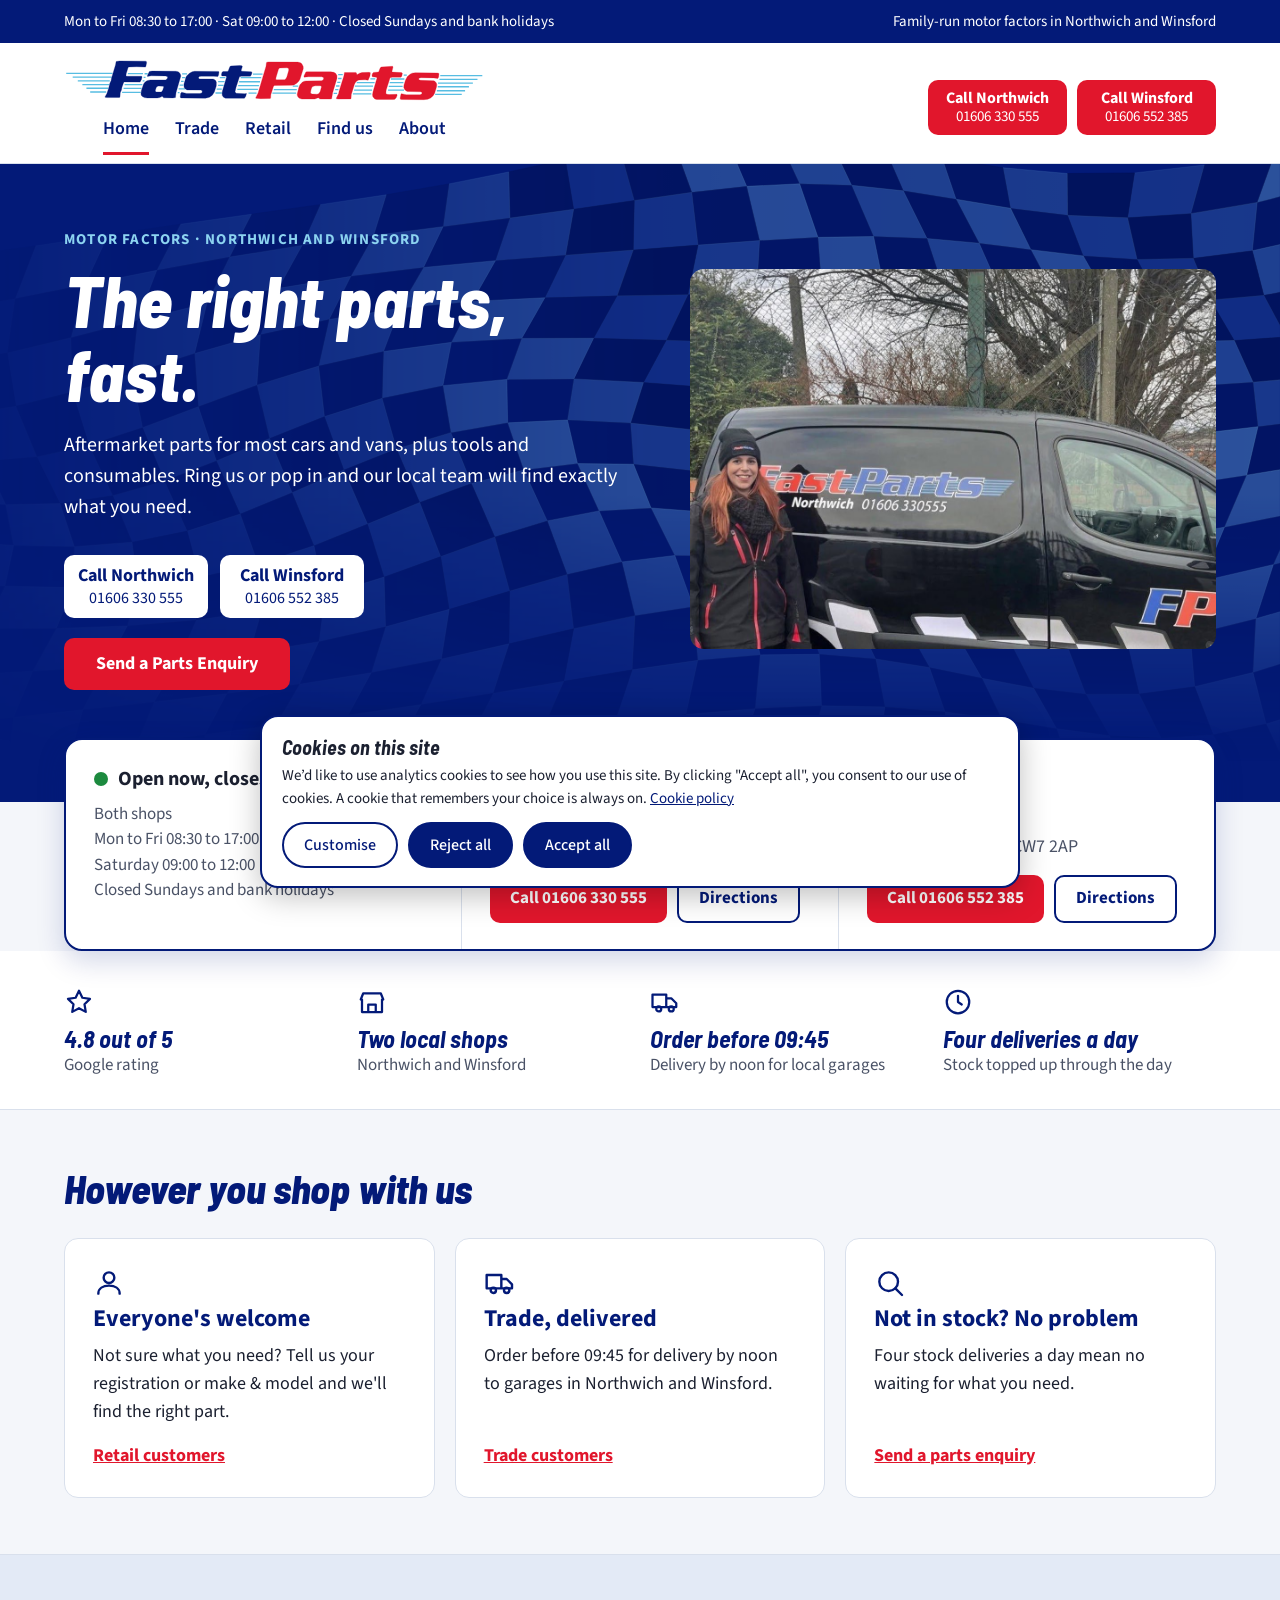
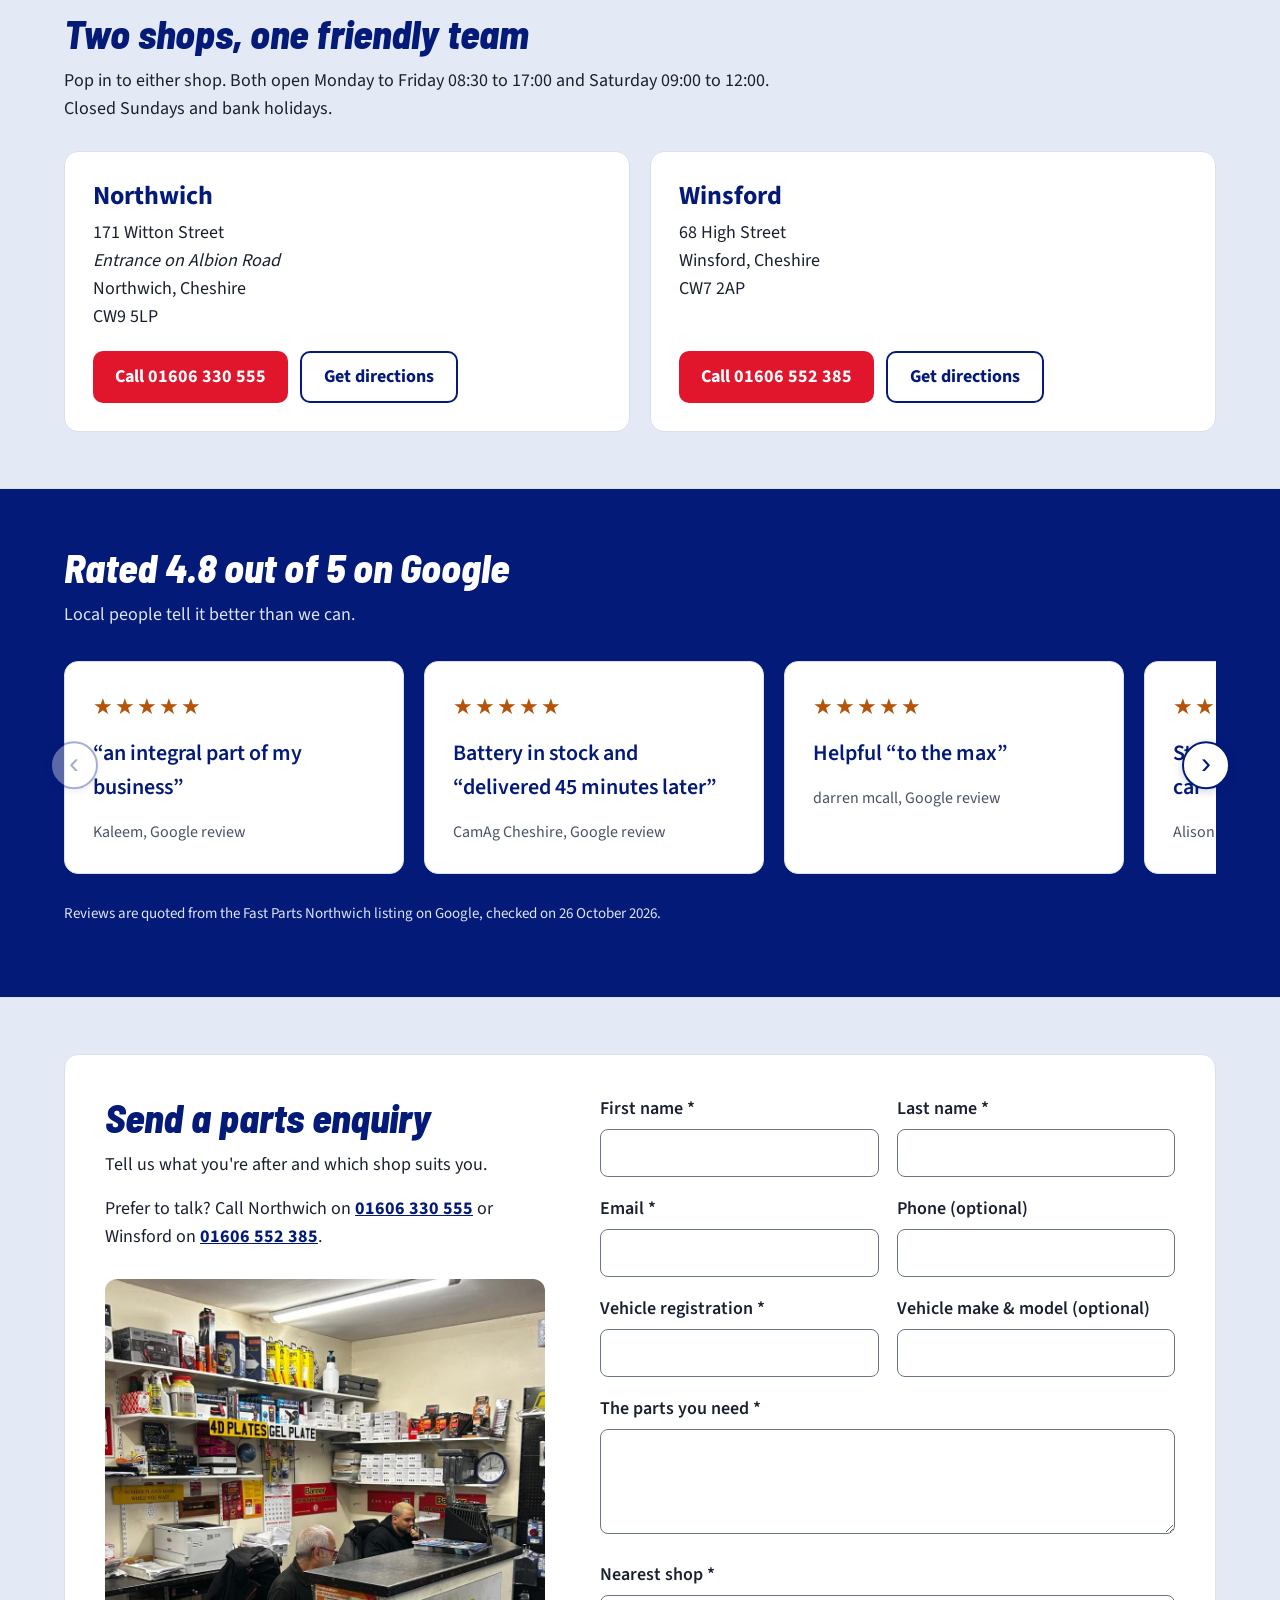
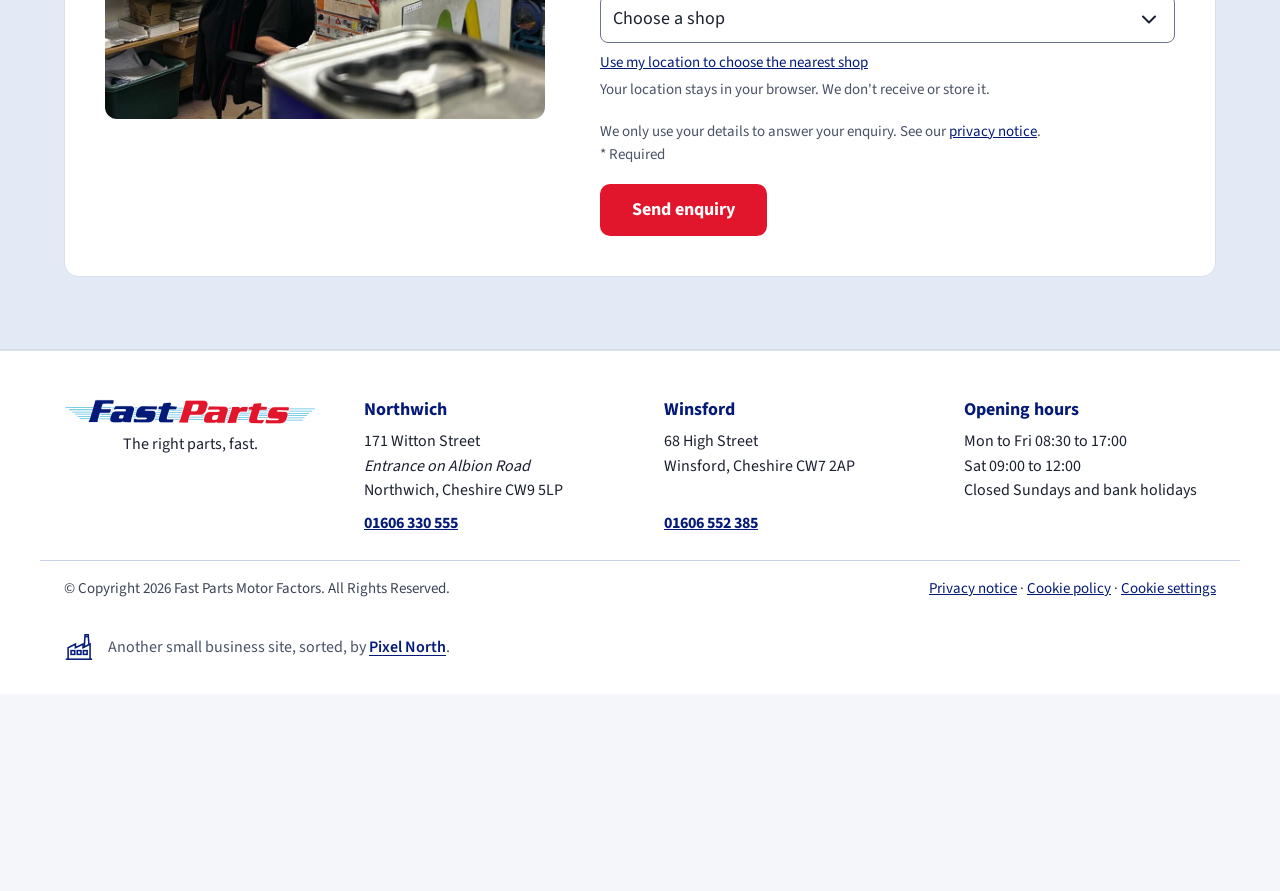
<file: index.html>
<!doctype html>
<html lang="en-GB">
<head>
<meta charset="utf-8">
<meta name="viewport" content="width=device-width, initial-scale=1">
<title>Fast Parts | Motor Factors in Northwich and Winsford</title>
<meta name="description" content="Aftermarket parts for most cars and vans, plus tools and consumables. Family-run motor factors in Northwich and Winsford. Ring us or pop in.">
<meta name="robots" content="index, follow, max-image-preview:large">
<meta name="color-scheme" content="light">
<meta name="theme-color" content="#031A78">
<link rel="canonical" href="https://www.fastparts.uk.com/">
<link rel="icon" href="favicon.ico?v=2" sizes="48x48">
<link rel="icon" href="favicon-192.png?v=2" type="image/png" sizes="192x192">
<link rel="icon" href="favicon.svg?v=2" type="image/svg+xml">
<link rel="apple-touch-icon" href="apple-touch-icon.png?v=2">
<meta property="og:type" content="website">
<meta property="og:site_name" content="Fast Parts">
<meta property="og:title" content="Fast Parts | Motor Factors in Northwich and Winsford">
<meta property="og:description" content="Aftermarket parts for most cars and vans, plus tools and consumables. Family-run motor factors in Northwich and Winsford. Ring us or pop in.">
<meta property="og:url" content="https://www.fastparts.uk.com/">
<meta property="og:locale" content="en_GB">
<meta property="og:image" content="https://www.fastparts.uk.com/images/og-image.png">
<meta property="og:image:width" content="1200">
<meta property="og:image:height" content="630">
<meta property="og:image:alt" content="Fast Parts logo on a navy chequered flag background: The right parts, fast.">
<meta name="twitter:card" content="summary_large_image">
<meta name="twitter:title" content="Fast Parts | Motor Factors in Northwich and Winsford">
<meta name="twitter:description" content="Aftermarket parts for most cars and vans, plus tools and consumables. Family-run motor factors in Northwich and Winsford. Ring us or pop in.">
<meta name="twitter:image" content="https://www.fastparts.uk.com/images/og-image.png">
<link rel="preload" href="fonts/source-sans-3-var.woff2" as="font" type="font/woff2" crossorigin>
<link rel="stylesheet" href="css/styles.css">
<script type="application/ld+json">{"@context": "https://schema.org", "@graph": [{"@type": "Organization", "@id": "https://www.fastparts.uk.com/#organization", "name": "Fast Parts", "url": "https://www.fastparts.uk.com/", "logo": "https://www.fastparts.uk.com/favicon-192.png", "foundingDate": "1989", "description": "Family-run independent motor factors serving Northwich and Winsford, Cheshire, with parts for most cars and vans, tools and consumables, and trade delivery."}, {"@type": "WebSite", "@id": "https://www.fastparts.uk.com/#website", "url": "https://www.fastparts.uk.com/", "name": "Fast Parts", "publisher": {"@id": "https://www.fastparts.uk.com/#organization"}, "inLanguage": "en-GB"}, {"@type": "AutoPartsStore", "@id": "https://www.fastparts.uk.com/find-us#northwich", "name": "Fast Parts Northwich", "url": "https://www.fastparts.uk.com/find-us", "telephone": "+441606330555", "image": "https://www.fastparts.uk.com/images/og-image.png", "parentOrganization": {"@id": "https://www.fastparts.uk.com/#organization"}, "areaServed": ["Northwich", "Winsford", "Cheshire"], "address": {"@type": "PostalAddress", "streetAddress": "171 Witton Street", "addressLocality": "Northwich", "addressRegion": "Cheshire", "postalCode": "CW9 5LP", "addressCountry": "GB"}, "openingHoursSpecification": [{"@type": "OpeningHoursSpecification", "dayOfWeek": ["Monday", "Tuesday", "Wednesday", "Thursday", "Friday"], "opens": "08:30", "closes": "17:00"}, {"@type": "OpeningHoursSpecification", "dayOfWeek": "Saturday", "opens": "09:00", "closes": "12:00"}]}, {"@type": "AutoPartsStore", "@id": "https://www.fastparts.uk.com/find-us#winsford", "name": "Fast Parts Winsford", "url": "https://www.fastparts.uk.com/find-us", "telephone": "+441606552385", "image": "https://www.fastparts.uk.com/images/og-image.png", "parentOrganization": {"@id": "https://www.fastparts.uk.com/#organization"}, "areaServed": ["Northwich", "Winsford", "Cheshire"], "address": {"@type": "PostalAddress", "streetAddress": "68 High Street", "addressLocality": "Winsford", "addressRegion": "Cheshire", "postalCode": "CW7 2AP", "addressCountry": "GB"}, "openingHoursSpecification": [{"@type": "OpeningHoursSpecification", "dayOfWeek": ["Monday", "Tuesday", "Wednesday", "Thursday", "Friday"], "opens": "08:30", "closes": "17:00"}, {"@type": "OpeningHoursSpecification", "dayOfWeek": "Saturday", "opens": "09:00", "closes": "12:00"}]}]}</script>
</head>
<body>
<a class="skip" href="#main">Skip to content</a>
<div class="util"><div class="wrap"><p>Mon to Fri 08:30 to 17:00 · Sat 09:00 to 12:00<span class="sep"> · </span><span class="closed">Closed Sundays and bank holidays</span></p><p>Family-run motor factors in Northwich and Winsford</p></div></div>
<header class="site-header">
<div class="wrap head-top">
<div class="brand">
<a class="logo" href="/" aria-label="Fast Parts home"><img src="images/fast-parts-logo.svg" alt="Fast Parts" width="420" height="106"></a>
<nav class="main" aria-label="Main"><a href="/" aria-current="page">Home</a><a href="/trade">Trade</a><a href="/retail">Retail</a><a href="/find-us">Find us</a><a href="/about">About</a></nav>
</div>
<div class="call-row">
<a class="call" href="tel:01606330555"><b>Call Northwich</b><span>01606 330 555</span></a>
<a class="call" href="tel:01606552385"><b>Call Winsford</b><span>01606 552 385</span></a>
</div>
</div>
</header>
<main id="main">
<section class="hero"><div class="wrap">
<div class="txt">
<p class="eyebrow">Motor factors · Northwich and Winsford</p>
<h1>The right parts, fast.</h1>
<p class="lead">Aftermarket parts for most cars and vans, plus tools and consumables. Ring us or pop in and our local team will find exactly what you need.</p>
<div class="actions"><a class="call light" href="tel:01606330555"><b>Call Northwich</b><span>01606 330 555</span></a>
<a class="call light" href="tel:01606552385"><b>Call Winsford</b><span>01606 552 385</span></a></div><a class="btn" href="#enquiry">Send a Parts Enquiry</a>
</div>
<div class="pic"><img src="images/fast-parts-van-northwich.jpg" alt="A Fast Parts team member standing beside a Fast Parts delivery van" width="1000" height="760" fetchpriority="high" style="object-position:center 35%"></div>
</div></section>
<div class="finder-wrap wrap"><div class="hoursbar">
<div class="hb-status"><p class="hb-now" data-open-status hidden><span class="dot" aria-hidden="true"></span><span class="hb-txt"></span></p>
<p class="hb-hours">Both shops<br>Mon to Fri 08:30 to 17:00<br>Saturday 09:00 to 12:00<br>Closed Sundays and bank holidays</p></div>
<div class="hb-shop"><h2>Northwich</h2><p>171 Witton Street<br>Northwich, Cheshire CW9 5LP</p>
<div class="btns"><a class="btn" href="tel:01606330555">Call 01606 330 555</a><a class="btn ghost" href="https://www.google.com/maps/search/?api=1&amp;query=171+Witton+Street+Northwich+CW9+5LP" target="_blank" rel="noopener noreferrer">Directions<span class="sr"> to Northwich (opens in a new tab)</span></a></div></div>
<div class="hb-shop"><h2>Winsford</h2><p>68 High Street<br>Winsford, Cheshire CW7 2AP</p>
<div class="btns"><a class="btn" href="tel:01606552385">Call 01606 552 385</a><a class="btn ghost" href="https://www.google.com/maps/search/?api=1&amp;query=68+High+Street+Winsford+CW7+2AP" target="_blank" rel="noopener noreferrer">Directions<span class="sr"> to Winsford (opens in a new tab)</span></a></div></div>
</div></div>
<div class="proof"><div class="wrap"><ul>
<li><svg class="icon" viewBox="0 0 24 24" fill="none" stroke="currentColor" stroke-width="1.8" stroke-linecap="round" stroke-linejoin="round" aria-hidden="true"><path d="M12 3l2.7 5.6 6.1.9-4.4 4.3 1 6.1L12 17l-5.4 2.9 1-6.1L3.2 9.5l6.1-.9z"/></svg><b>4.8 out of 5</b><span>Google rating</span></li>
<li><svg class="icon" viewBox="0 0 24 24" fill="none" stroke="currentColor" stroke-width="1.8" stroke-linecap="round" stroke-linejoin="round" aria-hidden="true"><path d="M3 10l2-5h14l2 5M4 10v10h16V10M9 20v-6h6v6"/></svg><b>Two local shops</b><span>Northwich and Winsford</span></li>
<li><svg class="icon" viewBox="0 0 24 24" fill="none" stroke="currentColor" stroke-width="1.8" stroke-linecap="round" stroke-linejoin="round" aria-hidden="true"><path d="M2 6h11v10H2zM13 9h4l4 4v3h-8"/><circle cx="7" cy="17.5" r="2"/><circle cx="17" cy="17.5" r="2"/></svg><b>Order before 09:45</b><span>Delivery by noon for local garages</span></li>
<li><svg class="icon" viewBox="0 0 24 24" fill="none" stroke="currentColor" stroke-width="1.8" stroke-linecap="round" stroke-linejoin="round" aria-hidden="true"><circle cx="12" cy="12" r="9"/><path d="M12 7v5l3 2"/></svg><b>Four deliveries a day</b><span>Stock topped up through the day</span></li>
</ul></div></div>
<div class="sec"><section class="block wrap"><h2 style="margin-bottom:28px">However you shop with us</h2><div class="cards">
<div class="card"><svg class="icon" viewBox="0 0 24 24" fill="none" stroke="currentColor" stroke-width="1.8" stroke-linecap="round" stroke-linejoin="round" aria-hidden="true"><path d="M12 12a4 4 0 1 0 0-8 4 4 0 0 0 0 8Zm-8 8c0-4 3.6-6 8-6s8 2 8 6"/></svg><h3>Everyone's welcome</h3><p>Not sure what you need? Tell us your registration or make &amp; model and we'll find the right part.</p><a class="more" href="/retail">Retail customers</a></div>
<div class="card"><svg class="icon" viewBox="0 0 24 24" fill="none" stroke="currentColor" stroke-width="1.8" stroke-linecap="round" stroke-linejoin="round" aria-hidden="true"><path d="M2 6h11v10H2zM13 9h4l4 4v3h-8"/><circle cx="7" cy="17.5" r="2"/><circle cx="17" cy="17.5" r="2"/></svg><h3>Trade, delivered</h3><p>Order before 09:45 for delivery by noon to garages in Northwich and Winsford.</p><a class="more" href="/trade">Trade customers</a></div>
<div class="card"><svg class="icon" viewBox="0 0 24 24" fill="none" stroke="currentColor" stroke-width="1.8" stroke-linecap="round" stroke-linejoin="round" aria-hidden="true"><circle cx="11" cy="11" r="7"/><path d="M16 16l5 5"/></svg><h3>Not in stock? No problem</h3><p>Four stock deliveries a day mean no waiting for what you need.</p><a class="more" href="#enquiry">Send a parts enquiry</a></div>
</div></section></div>
<div class="sec sec-b"><section class="block wrap"><h2>Two shops, one friendly team</h2>
<p class="sub wide-sub">Pop in to either shop. Both open Monday to Friday 08:30 to 17:00 and Saturday 09:00 to 12:00.<br>Closed Sundays and bank holidays.</p>
<div class="cards"><div class="card wide"><div class="shop"><div class="shopin">
<h3 style="font-size:26px">Northwich</h3>
<p>171 Witton Street<br><em>Entrance on Albion Road</em><br>Northwich, Cheshire<br>CW9 5LP</p>
<div class="btns"><a class="btn" href="tel:01606330555">Call 01606 330 555</a><a class="btn ghost" href="https://www.google.com/maps/search/?api=1&amp;query=171+Witton+Street+Northwich+CW9+5LP" target="_blank" rel="noopener noreferrer">Get directions<span class="sr"> to Northwich (opens in a new tab)</span></a></div>
</div></div></div><div class="card wide"><div class="shop"><div class="shopin">
<h3 style="font-size:26px">Winsford</h3>
<p>68 High Street<br>Winsford, Cheshire<br>CW7 2AP</p>
<div class="btns"><a class="btn" href="tel:01606552385">Call 01606 552 385</a><a class="btn ghost" href="https://www.google.com/maps/search/?api=1&amp;query=68+High+Street+Winsford+CW7+2AP" target="_blank" rel="noopener noreferrer">Get directions<span class="sr"> to Winsford (opens in a new tab)</span></a></div>
</div></div></div></div></section></div>
<div class="sec sec-dark"><section class="block wrap"><h2>Rated 4.8 out of 5 on Google</h2><p class="sub">Local people tell it better than we can.</p>
<div class="carousel" role="region" aria-roledescription="carousel" aria-label="Google reviews">
<button type="button" class="car-arrow car-prev" aria-label="Previous reviews">&#8249;</button>
<ul class="track" tabindex="0" aria-label="Reviews, scroll sideways"><li class="slide" role="group" aria-roledescription="slide" aria-label="Review 1 of 10"><figure class="review"><span class="stars" role="img" aria-label="5 out of 5 stars">★★★★★</span><blockquote>“an integral part of my business”</blockquote><figcaption>Kaleem, Google review</figcaption></figure></li><li class="slide" role="group" aria-roledescription="slide" aria-label="Review 2 of 10"><figure class="review"><span class="stars" role="img" aria-label="5 out of 5 stars">★★★★★</span><blockquote>Battery in stock and “delivered 45 minutes later”</blockquote><figcaption>CamAg Cheshire, Google review</figcaption></figure></li><li class="slide" role="group" aria-roledescription="slide" aria-label="Review 3 of 10"><figure class="review"><span class="stars" role="img" aria-label="5 out of 5 stars">★★★★★</span><blockquote>Helpful “to the max”</blockquote><figcaption>darren mcall, Google review</figcaption></figure></li><li class="slide" role="group" aria-roledescription="slide" aria-label="Review 4 of 10"><figure class="review"><span class="stars" role="img" aria-label="5 out of 5 stars">★★★★★</span><blockquote>Staff “carry heavy parts to my car”</blockquote><figcaption>Alison (Soul), Google review</figcaption></figure></li><li class="slide" role="group" aria-roledescription="slide" aria-label="Review 5 of 10"><figure class="review"><span class="stars" role="img" aria-label="5 out of 5 stars">★★★★★</span><blockquote>“Support Family Business”</blockquote><figcaption>Thomas Robbins, Google review</figcaption></figure></li><li class="slide" role="group" aria-roledescription="slide" aria-label="Review 6 of 10"><figure class="review"><span class="stars" role="img" aria-label="5 out of 5 stars">★★★★★</span><blockquote>“Nothing is too much trouble”</blockquote><figcaption>roy hinchy, Google review</figcaption></figure></li><li class="slide" role="group" aria-roledescription="slide" aria-label="Review 7 of 10"><figure class="review"><span class="stars" role="img" aria-label="5 out of 5 stars">★★★★★</span><blockquote>Part “ready next day 8am”</blockquote><figcaption>Steve Philpin, Google review</figcaption></figure></li><li class="slide" role="group" aria-roledescription="slide" aria-label="Review 8 of 10"><figure class="review"><span class="stars" role="img" aria-label="5 out of 5 stars">★★★★★</span><blockquote>Brake parts delivered “2 hours later”</blockquote><figcaption>Leslie Cairns, Google review</figcaption></figure></li><li class="slide" role="group" aria-roledescription="slide" aria-label="Review 9 of 10"><figure class="review"><span class="stars" role="img" aria-label="5 out of 5 stars">★★★★★</span><blockquote>“very knowledgeable and always happy to help”</blockquote><figcaption>David Roddis, Google review</figcaption></figure></li><li class="slide" role="group" aria-roledescription="slide" aria-label="Review 10 of 10"><figure class="review"><span class="stars" role="img" aria-label="5 out of 5 stars">★★★★★</span><blockquote>“Over 20 years never let me down”</blockquote><figcaption>Tony Bayman, Google review</figcaption></figure></li></ul>
<button type="button" class="car-arrow car-next" aria-label="Next reviews">&#8250;</button>
</div>
<p class="note" style="margin-top:16px">Reviews are quoted from the Fast Parts Northwich listing on Google, checked on 26 October 2026.</p></section></div>
<div class="sec sec-b"><section class="block last wrap" id="enquiry"><div class="formcard">
<div>
<h2>Send a parts enquiry</h2>
<p>Tell us what you're after and which shop suits you.</p>
<p>Prefer to talk? Call Northwich on <a href="tel:01606330555"><b>01606 330 555</b></a> or Winsford on <a href="tel:01606552385"><b>01606 552 385</b></a>.</p>
<img src="images/fast-parts-shop-counter.jpg" alt="Two Fast Parts team members serving customers at the shop counter, with shelves of car parts behind them" width="940" height="940" loading="lazy">
</div>
<form data-form="parts-enquiry" data-endpoint="https://api.web3forms.com/submit" data-keys='{"Northwich":"df53e7c6-4b6c-4bd5-8dbc-98945c7cbcd6","Winsford":"454d51e5-9914-484d-8461-77bfd67146f9"}' novalidate>
<input type="hidden" name="from_name" value="Fast Parts website">
<div class="row"><div><label for="fname">First name *</label><input id="fname" name="firstName" type="text" autocomplete="given-name" required></div>
<div><label for="lname">Last name *</label><input id="lname" name="lastName" type="text" autocomplete="family-name" required></div></div>
<div class="row"><div><label for="email">Email *</label><input id="email" name="email" type="email" autocomplete="email" required></div>
<div><label for="phone">Phone (optional)</label><input id="phone" name="phone" type="tel" autocomplete="tel"></div></div>
<div class="row"><div><label for="reg">Vehicle registration *</label><input id="reg" name="registration" type="text" autocapitalize="characters" autocomplete="off" required></div>
<div><label for="vehicle">Vehicle make &amp; model (optional)</label><input id="vehicle" name="vehicle" type="text"></div></div>
<div><label for="part">The parts you need *</label><textarea id="part" name="part" rows="3" required></textarea></div>
<div><label for="shop">Nearest shop *</label><select id="shop" name="shop" required><option value="" selected disabled>Choose a shop</option><option>Northwich</option><option>Winsford</option></select>
<p class="note" style="margin:8px 0 0"><button type="button" class="linkbtn" data-locate>Use my location to choose the nearest shop</button></p>
<p class="note locmsg" role="status" style="margin:4px 0 0"></p>
<p class="note" style="margin:4px 0 0">Your location stays in your browser. We don't receive or store it.</p></div>
<div class="hp" aria-hidden="true"><label>Website<input type="text" name="website" tabindex="-1" autocomplete="off"></label></div>
<p class="note" style="margin:0">We only use your details to answer your enquiry. See our <a href="/privacy">privacy notice</a>.<br>* Required</p>
<div class="msg" role="status" tabindex="-1"></div>
<button class="btn" type="submit" style="align-self:flex-start">Send enquiry</button>
</form></div></section></div>
</main>
<footer class="site">
<div class="wrap cols">
<div><div class="fbrand"><img class="logo-f" src="images/fast-parts-logo.svg" alt="Fast Parts" width="300" height="76"><p>The right parts, fast.</p></div></div>
<div class="fcol"><h3>Northwich</h3><p class="addr">171 Witton Street<br><em>Entrance on Albion Road</em><br>Northwich, Cheshire CW9 5LP</p><p class="ph"><a href="tel:01606330555"><b>01606 330 555</b></a></p></div>
<div class="fcol"><h3>Winsford</h3><p class="addr">68 High Street<br>Winsford, Cheshire CW7 2AP</p><p class="ph"><a href="tel:01606552385"><b>01606 552 385</b></a></p></div>
<div><h3>Opening hours</h3><p>Mon to Fri 08:30 to 17:00<br>Sat 09:00 to 12:00<br>Closed Sundays and bank holidays</p></div>
</div>
<div class="wrap legal">
<span>© Copyright 2026 Fast Parts Motor Factors. All Rights Reserved.</span>
<span><a href="/privacy">Privacy notice</a> · <a href="/cookies">Cookie policy</a> · <a href="#" data-cookie-settings>Cookie settings</a></span>
</div>
<div class="wrap credit"><svg class="fac" viewBox="0 0 512 512" width="22" height="22" fill="none" stroke="#031A78" stroke-width="26" stroke-linecap="butt" stroke-linejoin="miter" aria-hidden="true"><path d="M30 464H480"/><path d="M70 464V268L195 205V268L325 205V268L445 205V464"/><path d="M347 250L359 45H413L425 205"/><path d="M362 78H410"/><rect x="120" y="318" width="64" height="64"/><rect x="226" y="318" width="64" height="64"/><rect x="331" y="318" width="64" height="64"/></svg><span>Another small business site, sorted, by <a href="https://pixel-north.co.uk/" target="_blank" rel="noopener">Pixel North</a>.</span></div>
</footer>
<script src="js/main.js" defer></script>
<script src="js/consent-config.js"></script>
<script src="js/consent.js" defer></script>
</body>
</html>
</file>
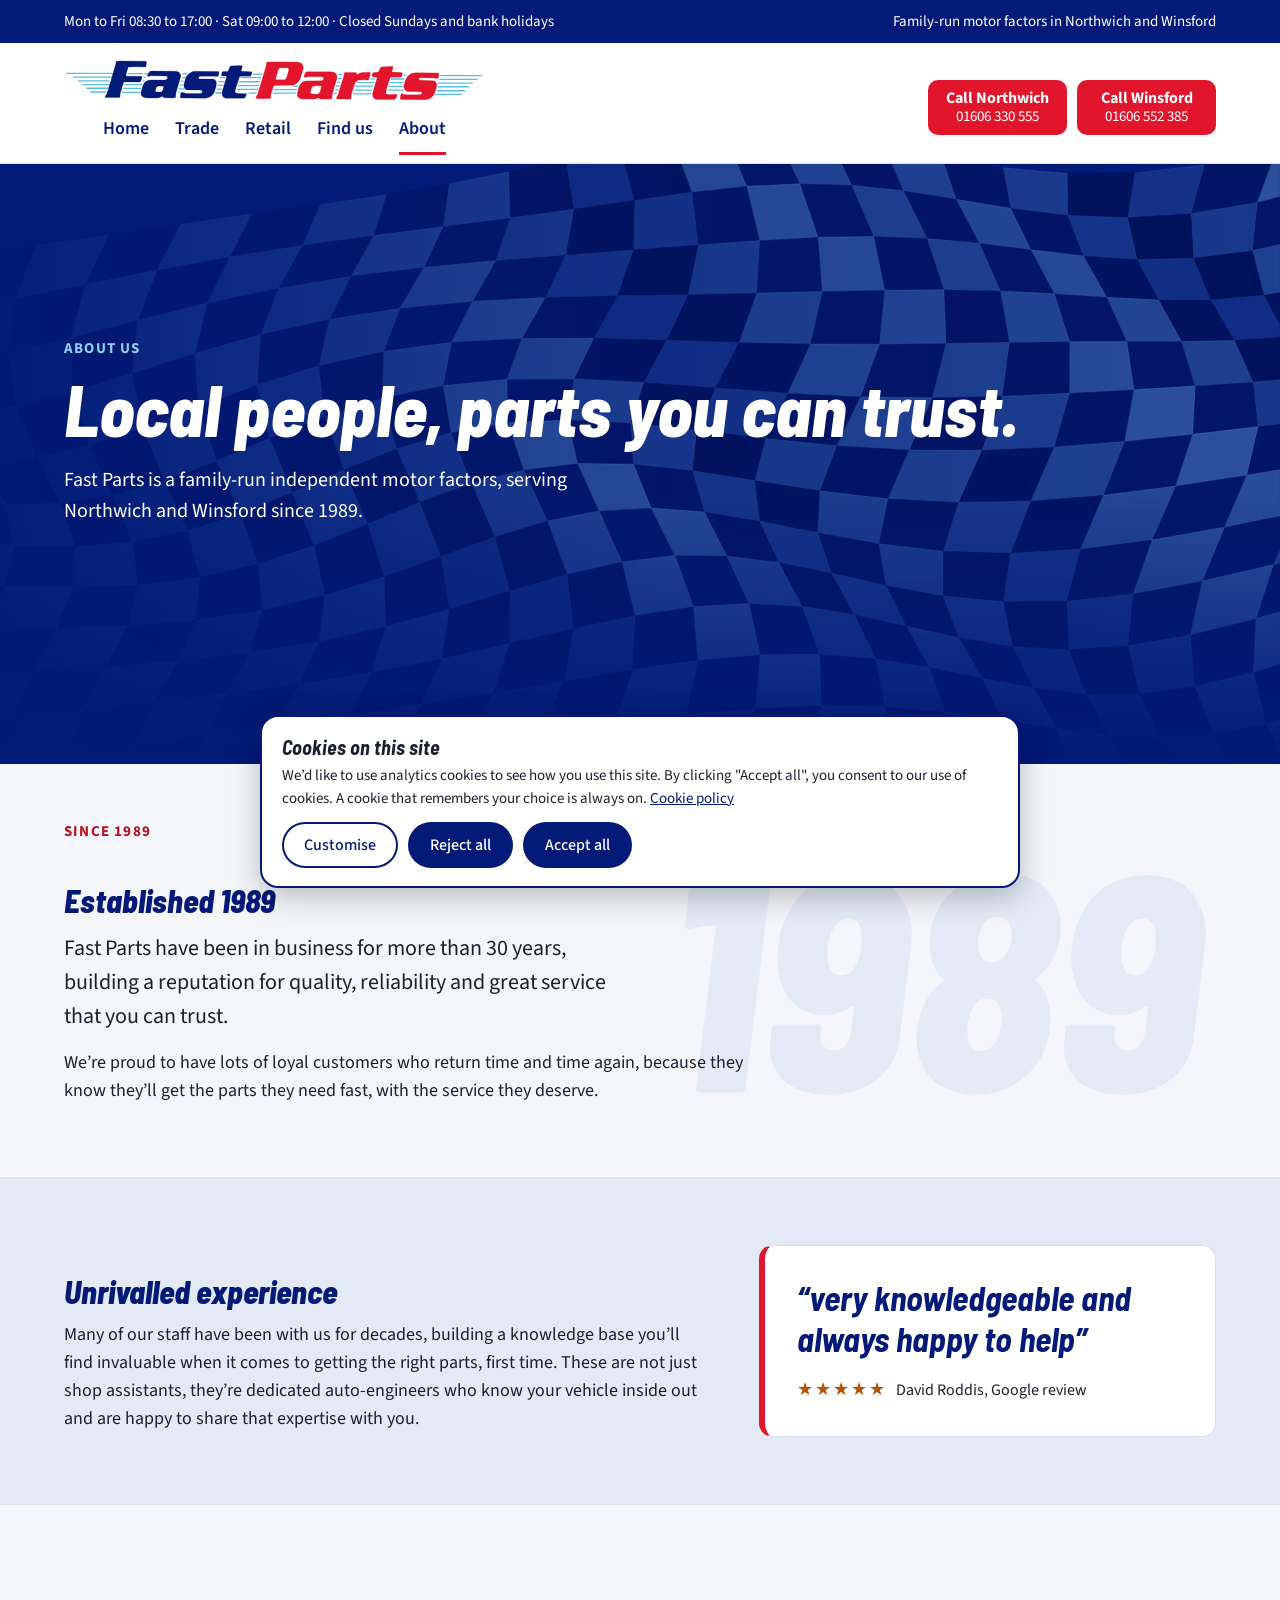
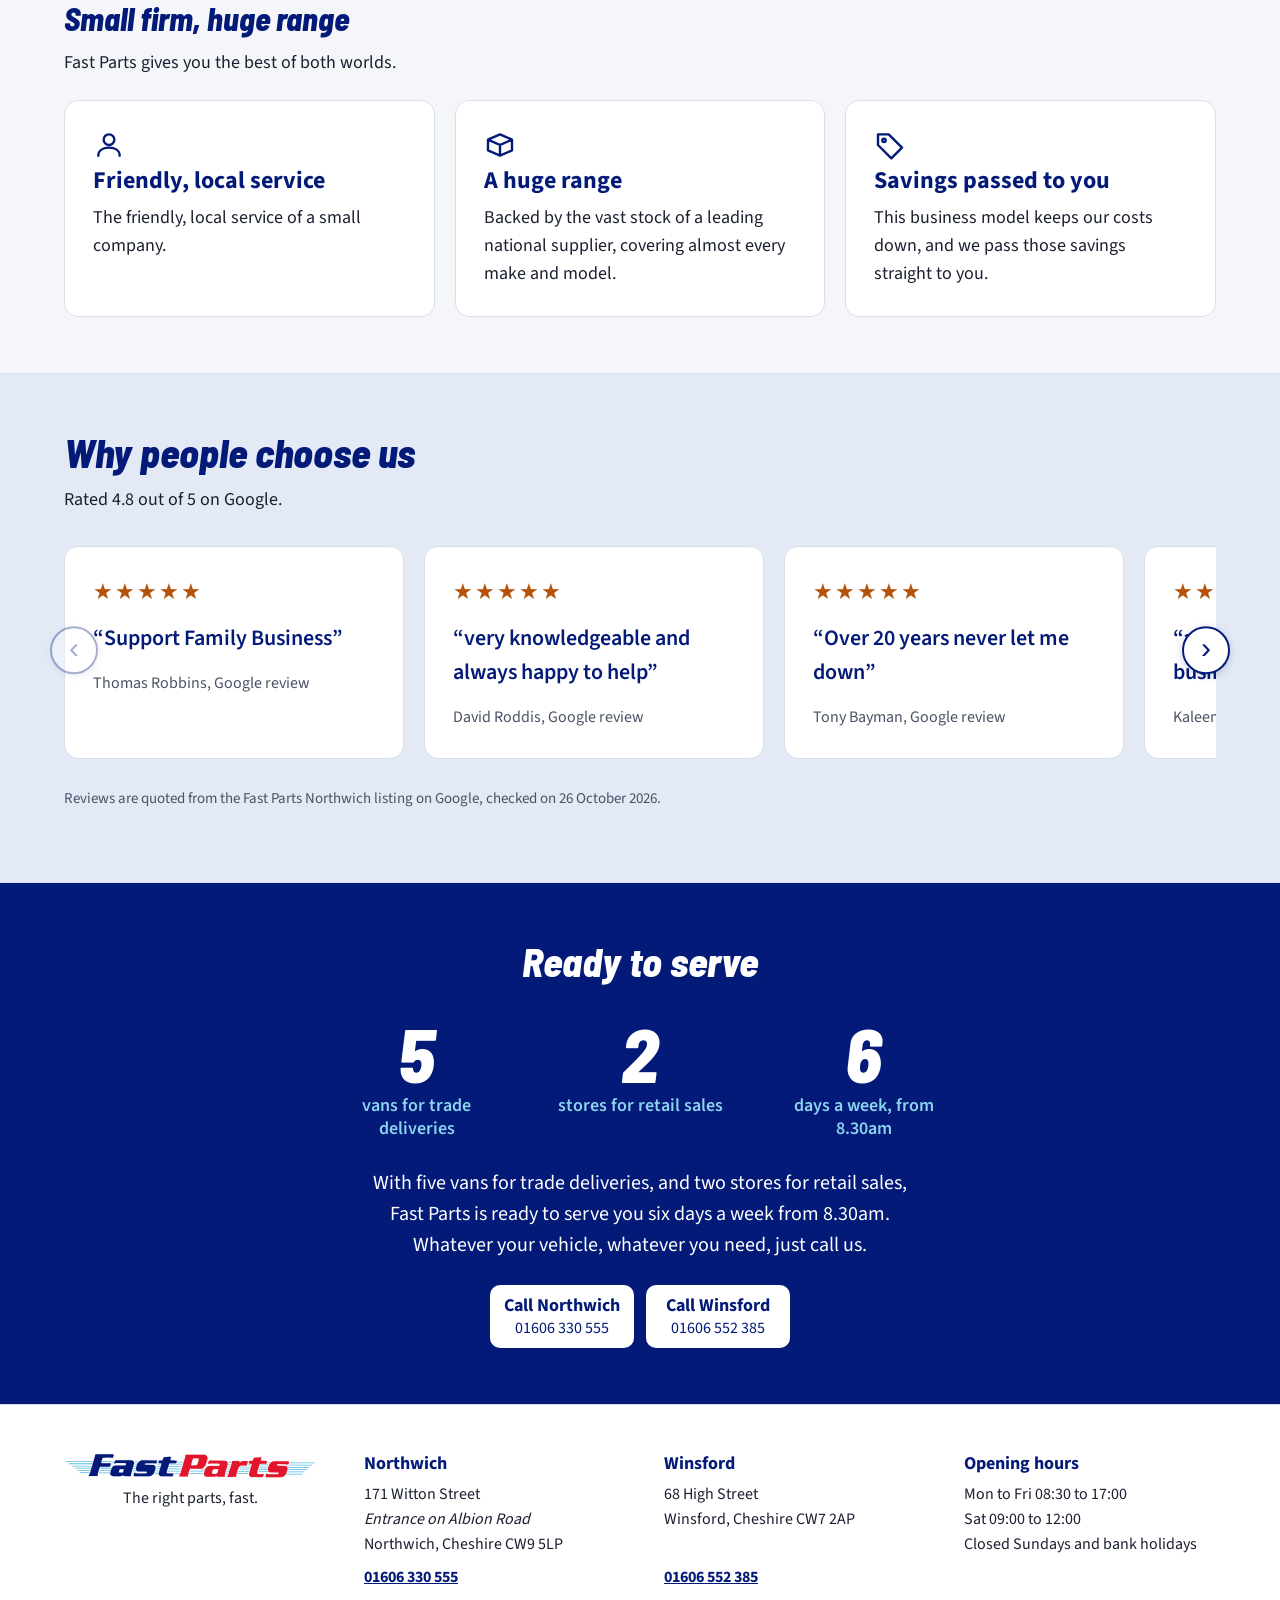
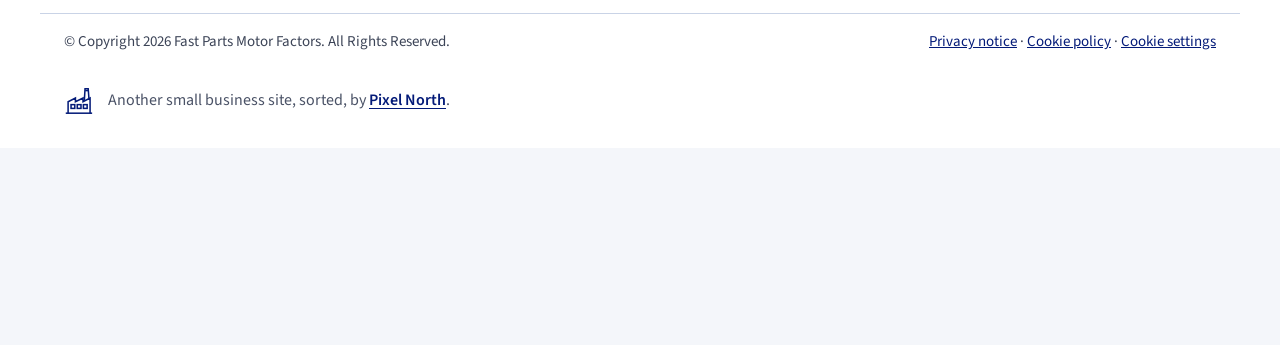
<file: about.html>
<!doctype html>
<html lang="en-GB">
<head>
<meta charset="utf-8">
<meta name="viewport" content="width=device-width, initial-scale=1">
<title>About Fast Parts | Family-Run Motor Factors Since 1989</title>
<meta name="description" content="Fast Parts is a family-run independent motor factors, serving Northwich and Winsford since 1989. Experienced local people and parts you can trust.">
<meta name="robots" content="index, follow, max-image-preview:large">
<meta name="color-scheme" content="light">
<meta name="theme-color" content="#031A78">
<link rel="canonical" href="https://www.fastparts.uk.com/about">
<link rel="icon" href="favicon.ico?v=2" sizes="48x48">
<link rel="icon" href="favicon-192.png?v=2" type="image/png" sizes="192x192">
<link rel="icon" href="favicon.svg?v=2" type="image/svg+xml">
<link rel="apple-touch-icon" href="apple-touch-icon.png?v=2">
<meta property="og:type" content="website">
<meta property="og:site_name" content="Fast Parts">
<meta property="og:title" content="About Fast Parts | Family-Run Motor Factors Since 1989">
<meta property="og:description" content="Fast Parts is a family-run independent motor factors, serving Northwich and Winsford since 1989. Experienced local people and parts you can trust.">
<meta property="og:url" content="https://www.fastparts.uk.com/about">
<meta property="og:locale" content="en_GB">
<meta property="og:image" content="https://www.fastparts.uk.com/images/og-image.png">
<meta property="og:image:width" content="1200">
<meta property="og:image:height" content="630">
<meta property="og:image:alt" content="Fast Parts logo on a navy chequered flag background: The right parts, fast.">
<meta name="twitter:card" content="summary_large_image">
<meta name="twitter:title" content="About Fast Parts | Family-Run Motor Factors Since 1989">
<meta name="twitter:description" content="Fast Parts is a family-run independent motor factors, serving Northwich and Winsford since 1989. Experienced local people and parts you can trust.">
<meta name="twitter:image" content="https://www.fastparts.uk.com/images/og-image.png">
<link rel="preload" href="fonts/source-sans-3-var.woff2" as="font" type="font/woff2" crossorigin>
<link rel="stylesheet" href="css/styles.css">
</head>
<body>
<a class="skip" href="#main">Skip to content</a>
<div class="util"><div class="wrap"><p>Mon to Fri 08:30 to 17:00 · Sat 09:00 to 12:00<span class="sep"> · </span><span class="closed">Closed Sundays and bank holidays</span></p><p>Family-run motor factors in Northwich and Winsford</p></div></div>
<header class="site-header">
<div class="wrap head-top">
<div class="brand">
<a class="logo" href="/" aria-label="Fast Parts home"><img src="images/fast-parts-logo.svg" alt="Fast Parts" width="420" height="106"></a>
<nav class="main" aria-label="Main"><a href="/">Home</a><a href="/trade">Trade</a><a href="/retail">Retail</a><a href="/find-us">Find us</a><a href="/about" aria-current="page">About</a></nav>
</div>
<div class="call-row">
<a class="call" href="tel:01606330555"><b>Call Northwich</b><span>01606 330 555</span></a>
<a class="call" href="tel:01606552385"><b>Call Winsford</b><span>01606 552 385</span></a>
</div>
</div>
</header>
<main id="main">
<section class="hero"><div class="wrap">
<div class="txt">
<p class="eyebrow">About us</p>
<h1>Local people, parts you can trust.</h1>
<p class="lead">Fast Parts is a family-run independent motor factors, serving Northwich and Winsford since 1989.</p>

</div>

</div></section>
<div class="sec"><section class="block wrap about-est"><span class="bignum" aria-hidden="true">1989</span><div class="prose"><p class="eyebrow">Since 1989</p><h2>Established 1989</h2>
<p class="lead">Fast Parts have been in business for more than 30 years, building a reputation for quality, reliability and great service that you can trust.</p>
<p>We’re proud to have lots of loyal customers who return time and time again, because they know they’ll get the parts they need fast, with the service they deserve.</p></div></section></div>
<div class="sec sec-b"><section class="block wrap"><div class="two"><div class="prose"><h2>Unrivalled experience</h2>
<p>Many of our staff have been with us for decades, building a knowledge base you’ll find invaluable when it comes to getting the right parts, first time. These are not just shop assistants, they’re dedicated auto-engineers who know your vehicle inside out and are happy to share that expertise with you.</p></div>
<figure class="pull"><blockquote>“very knowledgeable and always happy to help”</blockquote><figcaption><span class="stars" role="img" aria-label="5 out of 5 stars">★★★★★</span> David Roddis, Google review</figcaption></figure></div></section></div>
<div class="sec"><section class="block wrap"><div class="prose"><h2>Small firm, huge range</h2>
<p>Fast Parts gives you the best of both worlds.</p></div>
<div class="cards" style="margin-top:24px">
<div class="card"><svg class="icon" viewBox="0 0 24 24" fill="none" stroke="currentColor" stroke-width="1.8" stroke-linecap="round" stroke-linejoin="round" aria-hidden="true"><path d="M12 12a4 4 0 1 0 0-8 4 4 0 0 0 0 8Zm-8 8c0-4 3.6-6 8-6s8 2 8 6"/></svg><h3>Friendly, local service</h3><p>The friendly, local service of a small company.</p></div>
<div class="card"><svg class="icon" viewBox="0 0 24 24" fill="none" stroke="currentColor" stroke-width="1.8" stroke-linecap="round" stroke-linejoin="round" aria-hidden="true"><path d="M3 8l9-4 9 4-9 4zM3 8v8l9 4 9-4V8M12 12v8"/></svg><h3>A huge range</h3><p>Backed by the vast stock of a leading national supplier, covering almost every make and model.</p></div>
<div class="card"><svg class="icon" viewBox="0 0 24 24" fill="none" stroke="currentColor" stroke-width="1.8" stroke-linecap="round" stroke-linejoin="round" aria-hidden="true"><path d="M3 12V4h8l10 10-8 8z"/><circle cx="7.5" cy="8.5" r="1.3"/></svg><h3>Savings passed to you</h3><p>This business model keeps our costs down, and we pass those savings straight to you.</p></div>
</div></section></div>
<div class="sec sec-b"><section class="block wrap"><h2>Why people choose us</h2><p class="sub">Rated 4.8 out of 5 on Google.</p>
<div class="carousel" role="region" aria-roledescription="carousel" aria-label="Google reviews">
<button type="button" class="car-arrow car-prev" aria-label="Previous reviews">&#8249;</button>
<ul class="track" tabindex="0" aria-label="Reviews, scroll sideways"><li class="slide" role="group" aria-roledescription="slide" aria-label="Review 1 of 10"><figure class="review"><span class="stars" role="img" aria-label="5 out of 5 stars">★★★★★</span><blockquote>“Support Family Business”</blockquote><figcaption>Thomas Robbins, Google review</figcaption></figure></li><li class="slide" role="group" aria-roledescription="slide" aria-label="Review 2 of 10"><figure class="review"><span class="stars" role="img" aria-label="5 out of 5 stars">★★★★★</span><blockquote>“very knowledgeable and always happy to help”</blockquote><figcaption>David Roddis, Google review</figcaption></figure></li><li class="slide" role="group" aria-roledescription="slide" aria-label="Review 3 of 10"><figure class="review"><span class="stars" role="img" aria-label="5 out of 5 stars">★★★★★</span><blockquote>“Over 20 years never let me down”</blockquote><figcaption>Tony Bayman, Google review</figcaption></figure></li><li class="slide" role="group" aria-roledescription="slide" aria-label="Review 4 of 10"><figure class="review"><span class="stars" role="img" aria-label="5 out of 5 stars">★★★★★</span><blockquote>“an integral part of my business”</blockquote><figcaption>Kaleem, Google review</figcaption></figure></li><li class="slide" role="group" aria-roledescription="slide" aria-label="Review 5 of 10"><figure class="review"><span class="stars" role="img" aria-label="5 out of 5 stars">★★★★★</span><blockquote>Battery in stock and “delivered 45 minutes later”</blockquote><figcaption>CamAg Cheshire, Google review</figcaption></figure></li><li class="slide" role="group" aria-roledescription="slide" aria-label="Review 6 of 10"><figure class="review"><span class="stars" role="img" aria-label="5 out of 5 stars">★★★★★</span><blockquote>Helpful “to the max”</blockquote><figcaption>darren mcall, Google review</figcaption></figure></li><li class="slide" role="group" aria-roledescription="slide" aria-label="Review 7 of 10"><figure class="review"><span class="stars" role="img" aria-label="5 out of 5 stars">★★★★★</span><blockquote>Staff “carry heavy parts to my car”</blockquote><figcaption>Alison (Soul), Google review</figcaption></figure></li><li class="slide" role="group" aria-roledescription="slide" aria-label="Review 8 of 10"><figure class="review"><span class="stars" role="img" aria-label="5 out of 5 stars">★★★★★</span><blockquote>“Nothing is too much trouble”</blockquote><figcaption>roy hinchy, Google review</figcaption></figure></li><li class="slide" role="group" aria-roledescription="slide" aria-label="Review 9 of 10"><figure class="review"><span class="stars" role="img" aria-label="5 out of 5 stars">★★★★★</span><blockquote>Part “ready next day 8am”</blockquote><figcaption>Steve Philpin, Google review</figcaption></figure></li><li class="slide" role="group" aria-roledescription="slide" aria-label="Review 10 of 10"><figure class="review"><span class="stars" role="img" aria-label="5 out of 5 stars">★★★★★</span><blockquote>Brake parts delivered “2 hours later”</blockquote><figcaption>Leslie Cairns, Google review</figcaption></figure></li></ul>
<button type="button" class="car-arrow car-next" aria-label="Next reviews">&#8250;</button>
</div>
<p class="note" style="margin-top:16px">Reviews are quoted from the Fast Parts Northwich listing on Google, checked on 26 October 2026.</p></section></div>
<section class="band"><div class="wrap"><h2>Ready to serve</h2>
<div class="stats"><div><span class="sn">5</span><span class="sl">vans for trade deliveries</span></div><div><span class="sn">2</span><span class="sl">stores for retail sales</span></div><div><span class="sn">6</span><span class="sl">days a week, from 8.30am</span></div></div>
<p class="lead" style="margin:0 auto">With five vans for trade deliveries, and two stores for retail sales, Fast Parts is ready to serve you six days a week from 8.30am. Whatever your vehicle, whatever you need, just call us.</p><div class="actions"><a class="call light" href="tel:01606330555"><b>Call Northwich</b><span>01606 330 555</span></a>
<a class="call light" href="tel:01606552385"><b>Call Winsford</b><span>01606 552 385</span></a></div></div></section>
</main>
<footer class="site">
<div class="wrap cols">
<div><div class="fbrand"><img class="logo-f" src="images/fast-parts-logo.svg" alt="Fast Parts" width="300" height="76"><p>The right parts, fast.</p></div></div>
<div class="fcol"><h3>Northwich</h3><p class="addr">171 Witton Street<br><em>Entrance on Albion Road</em><br>Northwich, Cheshire CW9 5LP</p><p class="ph"><a href="tel:01606330555"><b>01606 330 555</b></a></p></div>
<div class="fcol"><h3>Winsford</h3><p class="addr">68 High Street<br>Winsford, Cheshire CW7 2AP</p><p class="ph"><a href="tel:01606552385"><b>01606 552 385</b></a></p></div>
<div><h3>Opening hours</h3><p>Mon to Fri 08:30 to 17:00<br>Sat 09:00 to 12:00<br>Closed Sundays and bank holidays</p></div>
</div>
<div class="wrap legal">
<span>© Copyright 2026 Fast Parts Motor Factors. All Rights Reserved.</span>
<span><a href="/privacy">Privacy notice</a> · <a href="/cookies">Cookie policy</a> · <a href="#" data-cookie-settings>Cookie settings</a></span>
</div>
<div class="wrap credit"><svg class="fac" viewBox="0 0 512 512" width="22" height="22" fill="none" stroke="#031A78" stroke-width="26" stroke-linecap="butt" stroke-linejoin="miter" aria-hidden="true"><path d="M30 464H480"/><path d="M70 464V268L195 205V268L325 205V268L445 205V464"/><path d="M347 250L359 45H413L425 205"/><path d="M362 78H410"/><rect x="120" y="318" width="64" height="64"/><rect x="226" y="318" width="64" height="64"/><rect x="331" y="318" width="64" height="64"/></svg><span>Another small business site, sorted, by <a href="https://pixel-north.co.uk/" target="_blank" rel="noopener">Pixel North</a>.</span></div>
</footer>
<script src="js/main.js" defer></script>
<script src="js/consent-config.js"></script>
<script src="js/consent.js" defer></script>
</body>
</html>
</file>
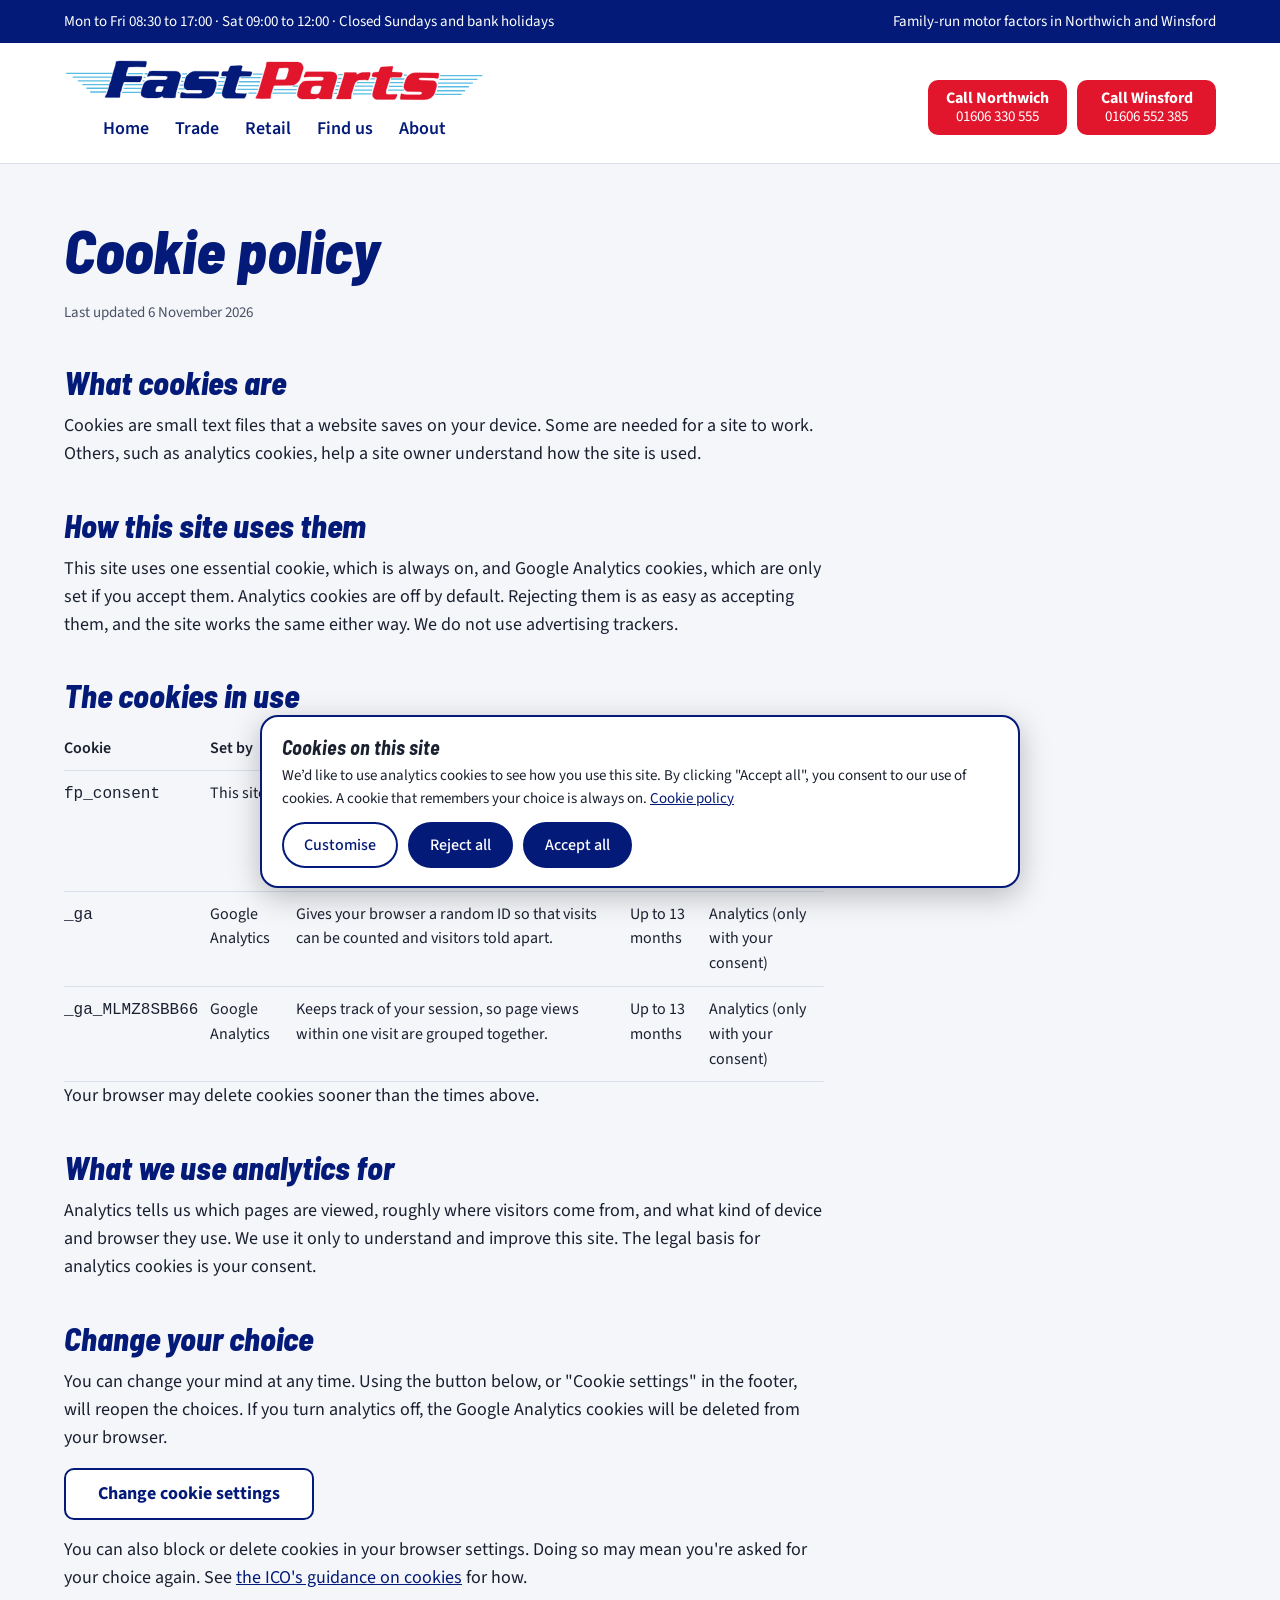
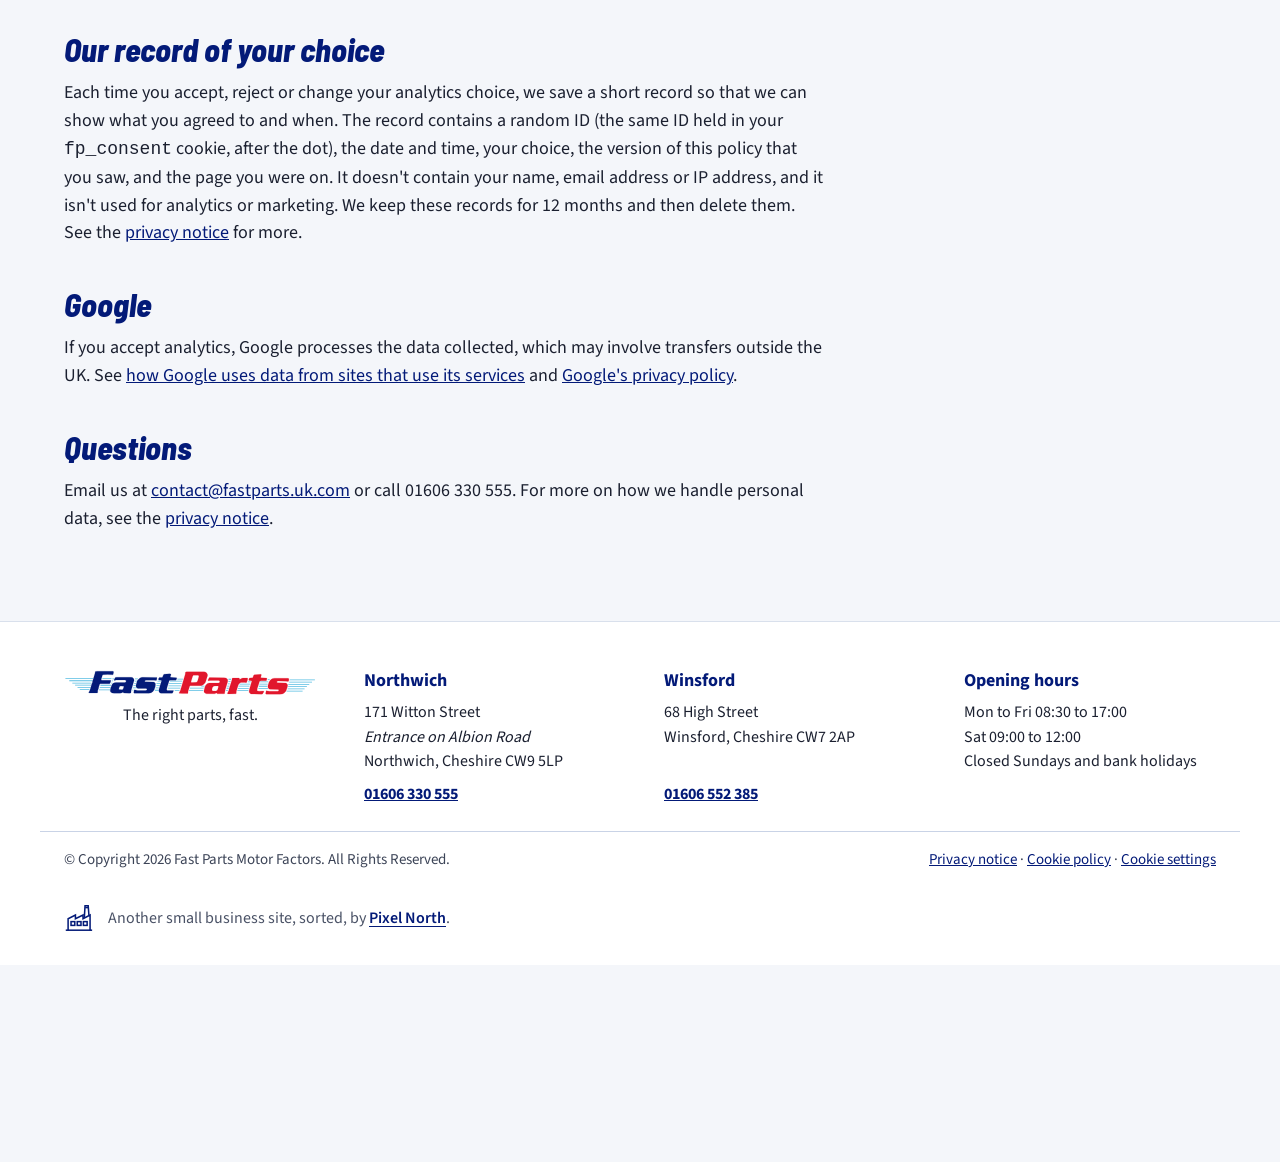
<file: cookies.html>
<!doctype html>
<html lang="en-GB">
<head>
<meta charset="utf-8">
<meta name="viewport" content="width=device-width, initial-scale=1">
<title>Cookie policy | Fast Parts Motor Factors, Northwich</title>
<meta name="description" content="Which cookies the Fast Parts website uses, and how to control them.">
<meta name="robots" content="index, follow, max-image-preview:large">
<meta name="color-scheme" content="light">
<meta name="theme-color" content="#031A78">
<link rel="canonical" href="https://www.fastparts.uk.com/cookies">
<link rel="icon" href="favicon.ico?v=2" sizes="48x48">
<link rel="icon" href="favicon-192.png?v=2" type="image/png" sizes="192x192">
<link rel="icon" href="favicon.svg?v=2" type="image/svg+xml">
<link rel="apple-touch-icon" href="apple-touch-icon.png?v=2">
<meta property="og:type" content="website">
<meta property="og:site_name" content="Fast Parts">
<meta property="og:title" content="Cookie policy | Fast Parts Motor Factors, Northwich">
<meta property="og:description" content="Which cookies the Fast Parts website uses, and how to control them.">
<meta property="og:url" content="https://www.fastparts.uk.com/cookies">
<meta property="og:locale" content="en_GB">
<meta property="og:image" content="https://www.fastparts.uk.com/images/og-image.png">
<meta property="og:image:width" content="1200">
<meta property="og:image:height" content="630">
<meta property="og:image:alt" content="Fast Parts logo on a navy chequered flag background: The right parts, fast.">
<meta name="twitter:card" content="summary_large_image">
<meta name="twitter:title" content="Cookie policy | Fast Parts Motor Factors, Northwich">
<meta name="twitter:description" content="Which cookies the Fast Parts website uses, and how to control them.">
<meta name="twitter:image" content="https://www.fastparts.uk.com/images/og-image.png">
<link rel="preload" href="fonts/source-sans-3-var.woff2" as="font" type="font/woff2" crossorigin>
<link rel="stylesheet" href="css/styles.css">
</head>
<body>
<a class="skip" href="#main">Skip to content</a>
<div class="util"><div class="wrap"><p>Mon to Fri 08:30 to 17:00 · Sat 09:00 to 12:00<span class="sep"> · </span><span class="closed">Closed Sundays and bank holidays</span></p><p>Family-run motor factors in Northwich and Winsford</p></div></div>
<header class="site-header">
<div class="wrap head-top">
<div class="brand">
<a class="logo" href="/" aria-label="Fast Parts home"><img src="images/fast-parts-logo.svg" alt="Fast Parts" width="420" height="106"></a>
<nav class="main" aria-label="Main"><a href="/">Home</a><a href="/trade">Trade</a><a href="/retail">Retail</a><a href="/find-us">Find us</a><a href="/about">About</a></nav>
</div>
<div class="call-row">
<a class="call" href="tel:01606330555"><b>Call Northwich</b><span>01606 330 555</span></a>
<a class="call" href="tel:01606552385"><b>Call Winsford</b><span>01606 552 385</span></a>
</div>
</div>
</header>
<main id="main">
<section class="block last wrap"><div class="prose"><h1 style="font-size:clamp(40px,5.5vw,60px)">Cookie policy</h1>
<p class="note">Last updated 6 November 2026</p>
<h2>What cookies are</h2>
<p>Cookies are small text files that a website saves on your device. Some are needed for a site to work. Others, such as analytics cookies, help a site owner understand how the site is used.</p>
<h2>How this site uses them</h2>
<p>This site uses one essential cookie, which is always on, and Google Analytics cookies, which are only set if you accept them. Analytics cookies are off by default. Rejecting them is as easy as accepting them, and the site works the same either way. We do not use advertising trackers.</p>
<h2>The cookies in use</h2>
<table class="cktable"><thead><tr><th scope="col">Cookie</th><th scope="col">Set by</th><th scope="col">What it does</th><th scope="col">Lasts</th><th scope="col">Type</th></tr></thead><tbody>
<tr><td data-label="Cookie"><code>fp_consent</code></td><td data-label="Set by">This site</td><td data-label="What it does">Remembers your cookie choice so we don't ask again on every page. It also holds a random ID that links your choices in our consent record (see below).</td><td data-label="Lasts">12 months</td><td data-label="Type">Essential</td></tr>
<tr><td data-label="Cookie"><code>_ga</code></td><td data-label="Set by">Google Analytics</td><td data-label="What it does">Gives your browser a random ID so that visits can be counted and visitors told apart.</td><td data-label="Lasts">Up to 13 months</td><td data-label="Type">Analytics (only with your consent)</td></tr>
<tr><td data-label="Cookie"><code>_ga_MLMZ8SBB66</code></td><td data-label="Set by">Google Analytics</td><td data-label="What it does">Keeps track of your session, so page views within one visit are grouped together.</td><td data-label="Lasts">Up to 13 months</td><td data-label="Type">Analytics (only with your consent)</td></tr>
</tbody></table>
<p>Your browser may delete cookies sooner than the times above.</p>
<h2>What we use analytics for</h2>
<p>Analytics tells us which pages are viewed, roughly where visitors come from, and what kind of device and browser they use. We use it only to understand and improve this site. The legal basis for analytics cookies is your consent.</p>
<h2>Change your choice</h2>
<p>You can change your mind at any time. Using the button below, or "Cookie settings" in the footer, will reopen the choices. If you turn analytics off, the Google Analytics cookies will be deleted from your browser.</p>
<p><a href="#" data-cookie-settings class="btn ghost">Change cookie settings</a></p>
<p>You can also block or delete cookies in your browser settings. Doing so may mean you're asked for your choice again. See <a href="https://ico.org.uk/for-the-public/online/cookies/" target="_blank" rel="noopener">the ICO's guidance on cookies</a> for how.</p>
<h2>Our record of your choice</h2>
<p>Each time you accept, reject or change your analytics choice, we save a short record so that we can show what you agreed to and when. The record contains a random ID (the same ID held in your <code>fp_consent</code> cookie, after the dot), the date and time, your choice, the version of this policy that you saw, and the page you were on. It doesn't contain your name, email address or IP address, and it isn't used for analytics or marketing. We keep these records for 12 months and then delete them. See the <a href="/privacy">privacy notice</a> for more.</p>
<h2>Google</h2>
<p>If you accept analytics, Google processes the data collected, which may involve transfers outside the UK. See <a href="https://policies.google.com/technologies/partner-sites" target="_blank" rel="noopener">how Google uses data from sites that use its services</a> and <a href="https://policies.google.com/privacy" target="_blank" rel="noopener">Google's privacy policy</a>.</p>
<h2>Questions</h2>
<p>Email us at <a href="mailto:contact@fastparts.uk.com">contact@fastparts.uk.com</a> or call 01606 330 555. For more on how we handle personal data, see the <a href="/privacy">privacy notice</a>.</p>
</div></section>
</main>
<footer class="site">
<div class="wrap cols">
<div><div class="fbrand"><img class="logo-f" src="images/fast-parts-logo.svg" alt="Fast Parts" width="300" height="76"><p>The right parts, fast.</p></div></div>
<div class="fcol"><h3>Northwich</h3><p class="addr">171 Witton Street<br><em>Entrance on Albion Road</em><br>Northwich, Cheshire CW9 5LP</p><p class="ph"><a href="tel:01606330555"><b>01606 330 555</b></a></p></div>
<div class="fcol"><h3>Winsford</h3><p class="addr">68 High Street<br>Winsford, Cheshire CW7 2AP</p><p class="ph"><a href="tel:01606552385"><b>01606 552 385</b></a></p></div>
<div><h3>Opening hours</h3><p>Mon to Fri 08:30 to 17:00<br>Sat 09:00 to 12:00<br>Closed Sundays and bank holidays</p></div>
</div>
<div class="wrap legal">
<span>© Copyright 2026 Fast Parts Motor Factors. All Rights Reserved.</span>
<span><a href="/privacy">Privacy notice</a> · <a href="/cookies">Cookie policy</a> · <a href="#" data-cookie-settings>Cookie settings</a></span>
</div>
<div class="wrap credit"><svg class="fac" viewBox="0 0 512 512" width="22" height="22" fill="none" stroke="#031A78" stroke-width="26" stroke-linecap="butt" stroke-linejoin="miter" aria-hidden="true"><path d="M30 464H480"/><path d="M70 464V268L195 205V268L325 205V268L445 205V464"/><path d="M347 250L359 45H413L425 205"/><path d="M362 78H410"/><rect x="120" y="318" width="64" height="64"/><rect x="226" y="318" width="64" height="64"/><rect x="331" y="318" width="64" height="64"/></svg><span>Another small business site, sorted, by <a href="https://pixel-north.co.uk/" target="_blank" rel="noopener">Pixel North</a>.</span></div>
</footer>
<script src="js/main.js" defer></script>
<script src="js/consent-config.js"></script>
<script src="js/consent.js" defer></script>
</body>
</html>
</file>
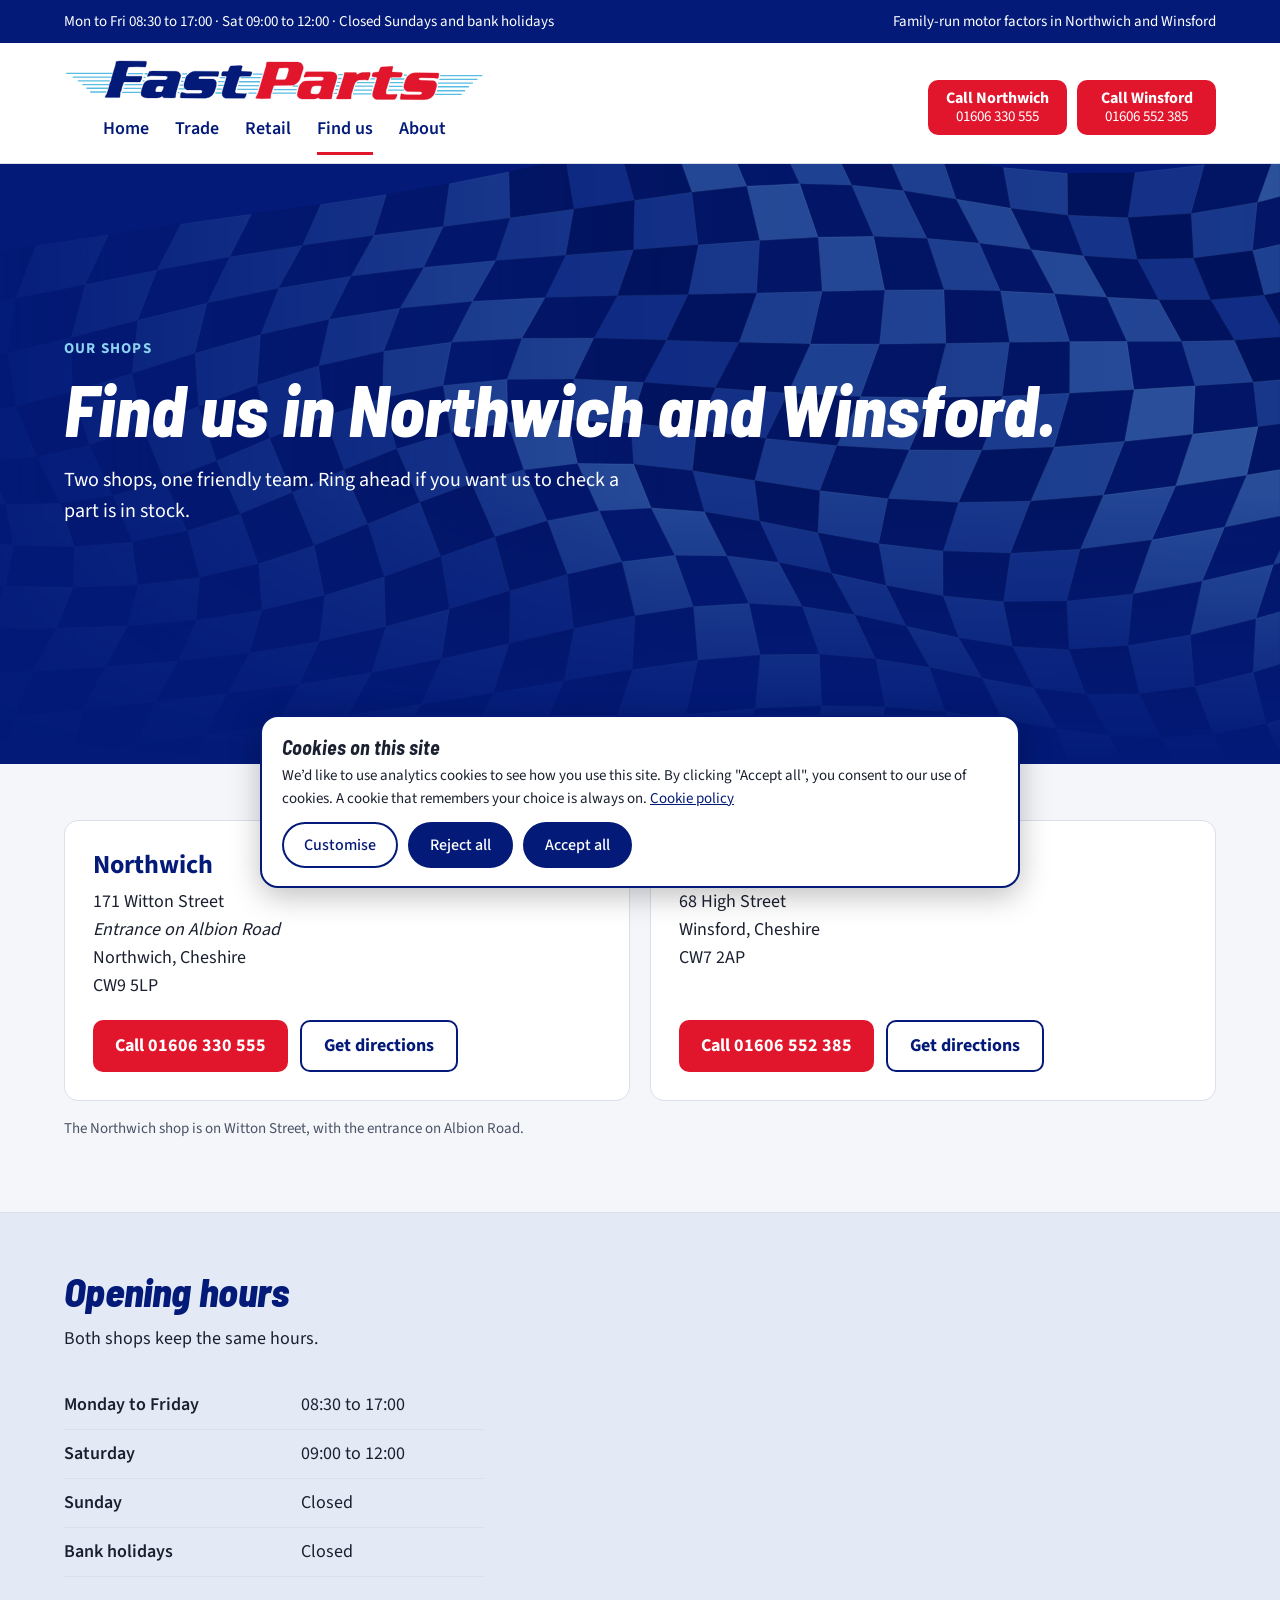
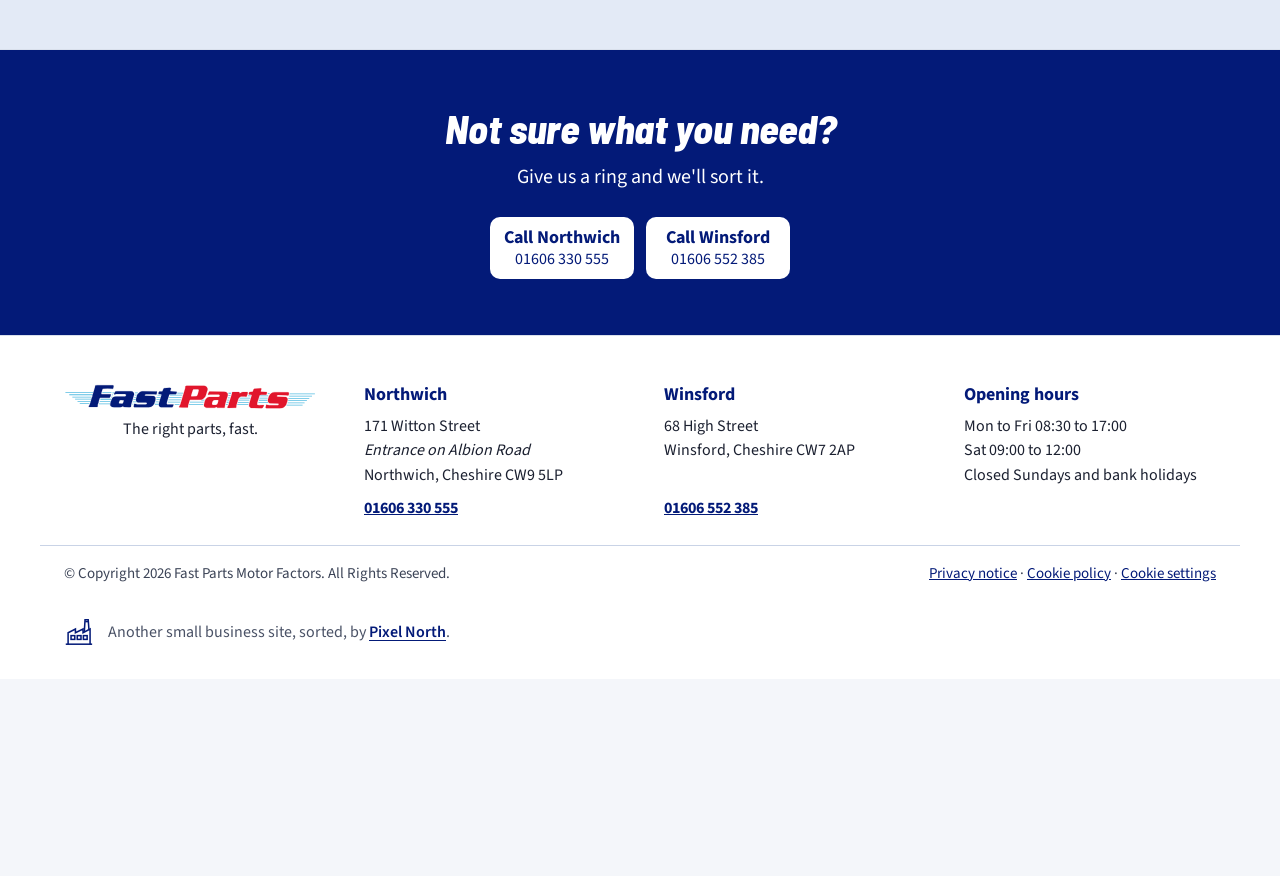
<file: find-us.html>
<!doctype html>
<html lang="en-GB">
<head>
<meta charset="utf-8">
<meta name="viewport" content="width=device-width, initial-scale=1">
<title>Shops and Opening Hours | Fast Parts Northwich and Winsford</title>
<meta name="description" content="Fast Parts addresses, phone numbers and opening hours for Northwich (Witton Street, entrance on Albion Road) and Winsford (High Street).">
<meta name="robots" content="index, follow, max-image-preview:large">
<meta name="color-scheme" content="light">
<meta name="theme-color" content="#031A78">
<link rel="canonical" href="https://www.fastparts.uk.com/find-us">
<link rel="icon" href="favicon.ico?v=2" sizes="48x48">
<link rel="icon" href="favicon-192.png?v=2" type="image/png" sizes="192x192">
<link rel="icon" href="favicon.svg?v=2" type="image/svg+xml">
<link rel="apple-touch-icon" href="apple-touch-icon.png?v=2">
<meta property="og:type" content="website">
<meta property="og:site_name" content="Fast Parts">
<meta property="og:title" content="Shops and Opening Hours | Fast Parts Northwich and Winsford">
<meta property="og:description" content="Fast Parts addresses, phone numbers and opening hours for Northwich (Witton Street, entrance on Albion Road) and Winsford (High Street).">
<meta property="og:url" content="https://www.fastparts.uk.com/find-us">
<meta property="og:locale" content="en_GB">
<meta property="og:image" content="https://www.fastparts.uk.com/images/og-image.png">
<meta property="og:image:width" content="1200">
<meta property="og:image:height" content="630">
<meta property="og:image:alt" content="Fast Parts logo on a navy chequered flag background: The right parts, fast.">
<meta name="twitter:card" content="summary_large_image">
<meta name="twitter:title" content="Shops and Opening Hours | Fast Parts Northwich and Winsford">
<meta name="twitter:description" content="Fast Parts addresses, phone numbers and opening hours for Northwich (Witton Street, entrance on Albion Road) and Winsford (High Street).">
<meta name="twitter:image" content="https://www.fastparts.uk.com/images/og-image.png">
<link rel="preload" href="fonts/source-sans-3-var.woff2" as="font" type="font/woff2" crossorigin>
<link rel="stylesheet" href="css/styles.css">
<script type="application/ld+json">{"@context": "https://schema.org", "@graph": [{"@type": "Organization", "@id": "https://www.fastparts.uk.com/#organization", "name": "Fast Parts", "url": "https://www.fastparts.uk.com/", "logo": "https://www.fastparts.uk.com/favicon-192.png", "foundingDate": "1989", "description": "Family-run independent motor factors serving Northwich and Winsford, Cheshire, with parts for most cars and vans, tools and consumables, and trade delivery."}, {"@type": "WebSite", "@id": "https://www.fastparts.uk.com/#website", "url": "https://www.fastparts.uk.com/", "name": "Fast Parts", "publisher": {"@id": "https://www.fastparts.uk.com/#organization"}, "inLanguage": "en-GB"}, {"@type": "AutoPartsStore", "@id": "https://www.fastparts.uk.com/find-us#northwich", "name": "Fast Parts Northwich", "url": "https://www.fastparts.uk.com/find-us", "telephone": "+441606330555", "image": "https://www.fastparts.uk.com/images/og-image.png", "parentOrganization": {"@id": "https://www.fastparts.uk.com/#organization"}, "areaServed": ["Northwich", "Winsford", "Cheshire"], "address": {"@type": "PostalAddress", "streetAddress": "171 Witton Street", "addressLocality": "Northwich", "addressRegion": "Cheshire", "postalCode": "CW9 5LP", "addressCountry": "GB"}, "openingHoursSpecification": [{"@type": "OpeningHoursSpecification", "dayOfWeek": ["Monday", "Tuesday", "Wednesday", "Thursday", "Friday"], "opens": "08:30", "closes": "17:00"}, {"@type": "OpeningHoursSpecification", "dayOfWeek": "Saturday", "opens": "09:00", "closes": "12:00"}]}, {"@type": "AutoPartsStore", "@id": "https://www.fastparts.uk.com/find-us#winsford", "name": "Fast Parts Winsford", "url": "https://www.fastparts.uk.com/find-us", "telephone": "+441606552385", "image": "https://www.fastparts.uk.com/images/og-image.png", "parentOrganization": {"@id": "https://www.fastparts.uk.com/#organization"}, "areaServed": ["Northwich", "Winsford", "Cheshire"], "address": {"@type": "PostalAddress", "streetAddress": "68 High Street", "addressLocality": "Winsford", "addressRegion": "Cheshire", "postalCode": "CW7 2AP", "addressCountry": "GB"}, "openingHoursSpecification": [{"@type": "OpeningHoursSpecification", "dayOfWeek": ["Monday", "Tuesday", "Wednesday", "Thursday", "Friday"], "opens": "08:30", "closes": "17:00"}, {"@type": "OpeningHoursSpecification", "dayOfWeek": "Saturday", "opens": "09:00", "closes": "12:00"}]}]}</script>
</head>
<body>
<a class="skip" href="#main">Skip to content</a>
<div class="util"><div class="wrap"><p>Mon to Fri 08:30 to 17:00 · Sat 09:00 to 12:00<span class="sep"> · </span><span class="closed">Closed Sundays and bank holidays</span></p><p>Family-run motor factors in Northwich and Winsford</p></div></div>
<header class="site-header">
<div class="wrap head-top">
<div class="brand">
<a class="logo" href="/" aria-label="Fast Parts home"><img src="images/fast-parts-logo.svg" alt="Fast Parts" width="420" height="106"></a>
<nav class="main" aria-label="Main"><a href="/">Home</a><a href="/trade">Trade</a><a href="/retail">Retail</a><a href="/find-us" aria-current="page">Find us</a><a href="/about">About</a></nav>
</div>
<div class="call-row">
<a class="call" href="tel:01606330555"><b>Call Northwich</b><span>01606 330 555</span></a>
<a class="call" href="tel:01606552385"><b>Call Winsford</b><span>01606 552 385</span></a>
</div>
</div>
</header>
<main id="main">
<section class="hero"><div class="wrap">
<div class="txt">
<p class="eyebrow">Our shops</p>
<h1>Find us in Northwich and Winsford.</h1>
<p class="lead">Two shops, one friendly team. Ring ahead if you want us to check a part is in stock.</p>

</div>

</div></section>
<div class="sec"><section class="block wrap">
<div class="cards"><div class="card wide"><div class="shop"><div class="shopin">
<h3 style="font-size:26px">Northwich</h3>
<p>171 Witton Street<br><em>Entrance on Albion Road</em><br>Northwich, Cheshire<br>CW9 5LP</p>
<div class="btns"><a class="btn" href="tel:01606330555">Call 01606 330 555</a><a class="btn ghost" href="https://www.google.com/maps/search/?api=1&amp;query=171+Witton+Street+Northwich+CW9+5LP" target="_blank" rel="noopener noreferrer">Get directions<span class="sr"> to Northwich (opens in a new tab)</span></a></div>
</div></div></div><div class="card wide"><div class="shop"><div class="shopin">
<h3 style="font-size:26px">Winsford</h3>
<p>68 High Street<br>Winsford, Cheshire<br>CW7 2AP</p>
<div class="btns"><a class="btn" href="tel:01606552385">Call 01606 552 385</a><a class="btn ghost" href="https://www.google.com/maps/search/?api=1&amp;query=68+High+Street+Winsford+CW7+2AP" target="_blank" rel="noopener noreferrer">Get directions<span class="sr"> to Winsford (opens in a new tab)</span></a></div>
</div></div></div></div>
<p class="note" style="margin-top:16px">The Northwich shop is on Witton Street, with the entrance on Albion Road.</p></section></div>
<div class="sec sec-b"><section class="block last wrap"><h2>Opening hours</h2><p class="sub">Both shops keep the same hours.</p>
<table class="hours"><tbody>
<tr><th scope="row">Monday to Friday</th><td>08:30 to 17:00</td></tr>
<tr><th scope="row">Saturday</th><td>09:00 to 12:00</td></tr>
<tr><th scope="row">Sunday</th><td>Closed</td></tr>
<tr><th scope="row">Bank holidays</th><td>Closed</td></tr>
</tbody></table></section></div>
<section class="band"><div class="wrap"><h2>Not sure what you need?</h2><p class="lead" style="margin:12px auto 0">Give us a ring and we'll sort it.</p><div class="actions"><a class="call light" href="tel:01606330555"><b>Call Northwich</b><span>01606 330 555</span></a>
<a class="call light" href="tel:01606552385"><b>Call Winsford</b><span>01606 552 385</span></a></div></div></section>
</main>
<footer class="site">
<div class="wrap cols">
<div><div class="fbrand"><img class="logo-f" src="images/fast-parts-logo.svg" alt="Fast Parts" width="300" height="76"><p>The right parts, fast.</p></div></div>
<div class="fcol"><h3>Northwich</h3><p class="addr">171 Witton Street<br><em>Entrance on Albion Road</em><br>Northwich, Cheshire CW9 5LP</p><p class="ph"><a href="tel:01606330555"><b>01606 330 555</b></a></p></div>
<div class="fcol"><h3>Winsford</h3><p class="addr">68 High Street<br>Winsford, Cheshire CW7 2AP</p><p class="ph"><a href="tel:01606552385"><b>01606 552 385</b></a></p></div>
<div><h3>Opening hours</h3><p>Mon to Fri 08:30 to 17:00<br>Sat 09:00 to 12:00<br>Closed Sundays and bank holidays</p></div>
</div>
<div class="wrap legal">
<span>© Copyright 2026 Fast Parts Motor Factors. All Rights Reserved.</span>
<span><a href="/privacy">Privacy notice</a> · <a href="/cookies">Cookie policy</a> · <a href="#" data-cookie-settings>Cookie settings</a></span>
</div>
<div class="wrap credit"><svg class="fac" viewBox="0 0 512 512" width="22" height="22" fill="none" stroke="#031A78" stroke-width="26" stroke-linecap="butt" stroke-linejoin="miter" aria-hidden="true"><path d="M30 464H480"/><path d="M70 464V268L195 205V268L325 205V268L445 205V464"/><path d="M347 250L359 45H413L425 205"/><path d="M362 78H410"/><rect x="120" y="318" width="64" height="64"/><rect x="226" y="318" width="64" height="64"/><rect x="331" y="318" width="64" height="64"/></svg><span>Another small business site, sorted, by <a href="https://pixel-north.co.uk/" target="_blank" rel="noopener">Pixel North</a>.</span></div>
</footer>
<script src="js/main.js" defer></script>
<script src="js/consent-config.js"></script>
<script src="js/consent.js" defer></script>
</body>
</html>
</file>
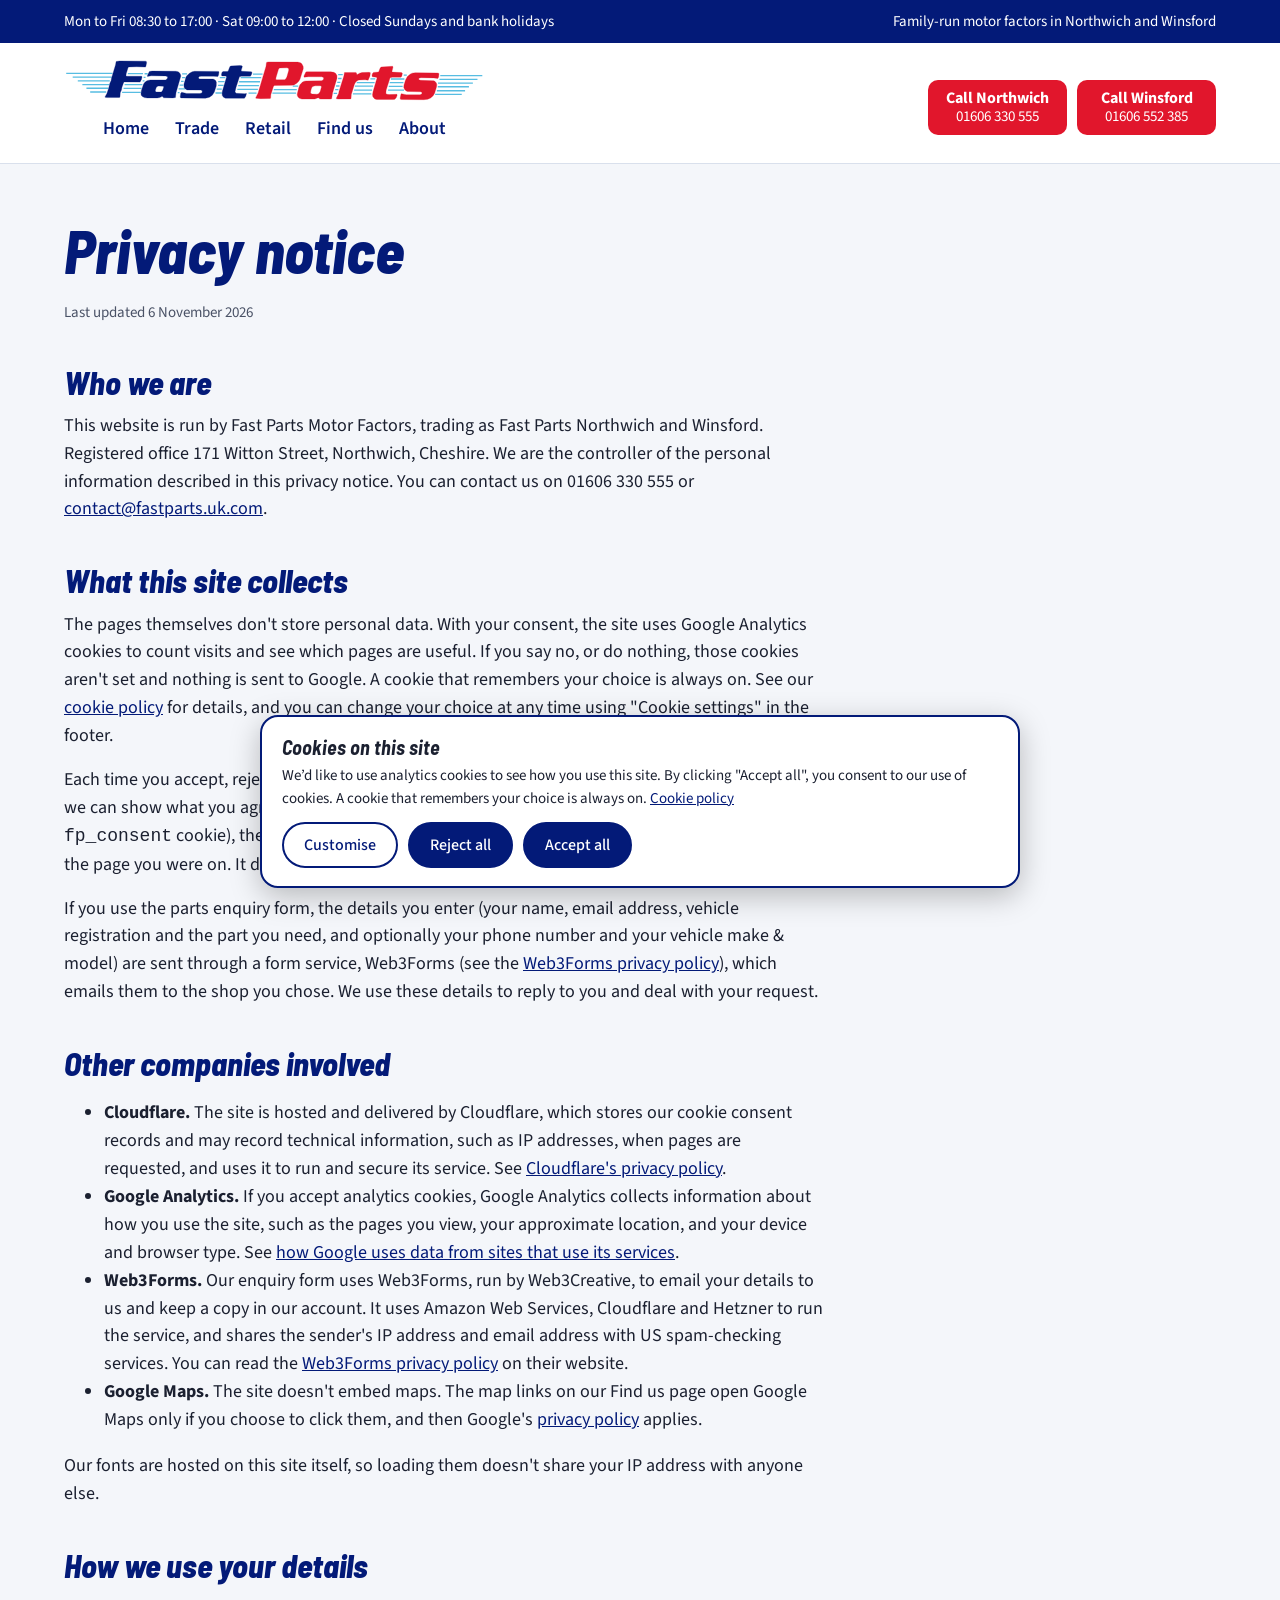
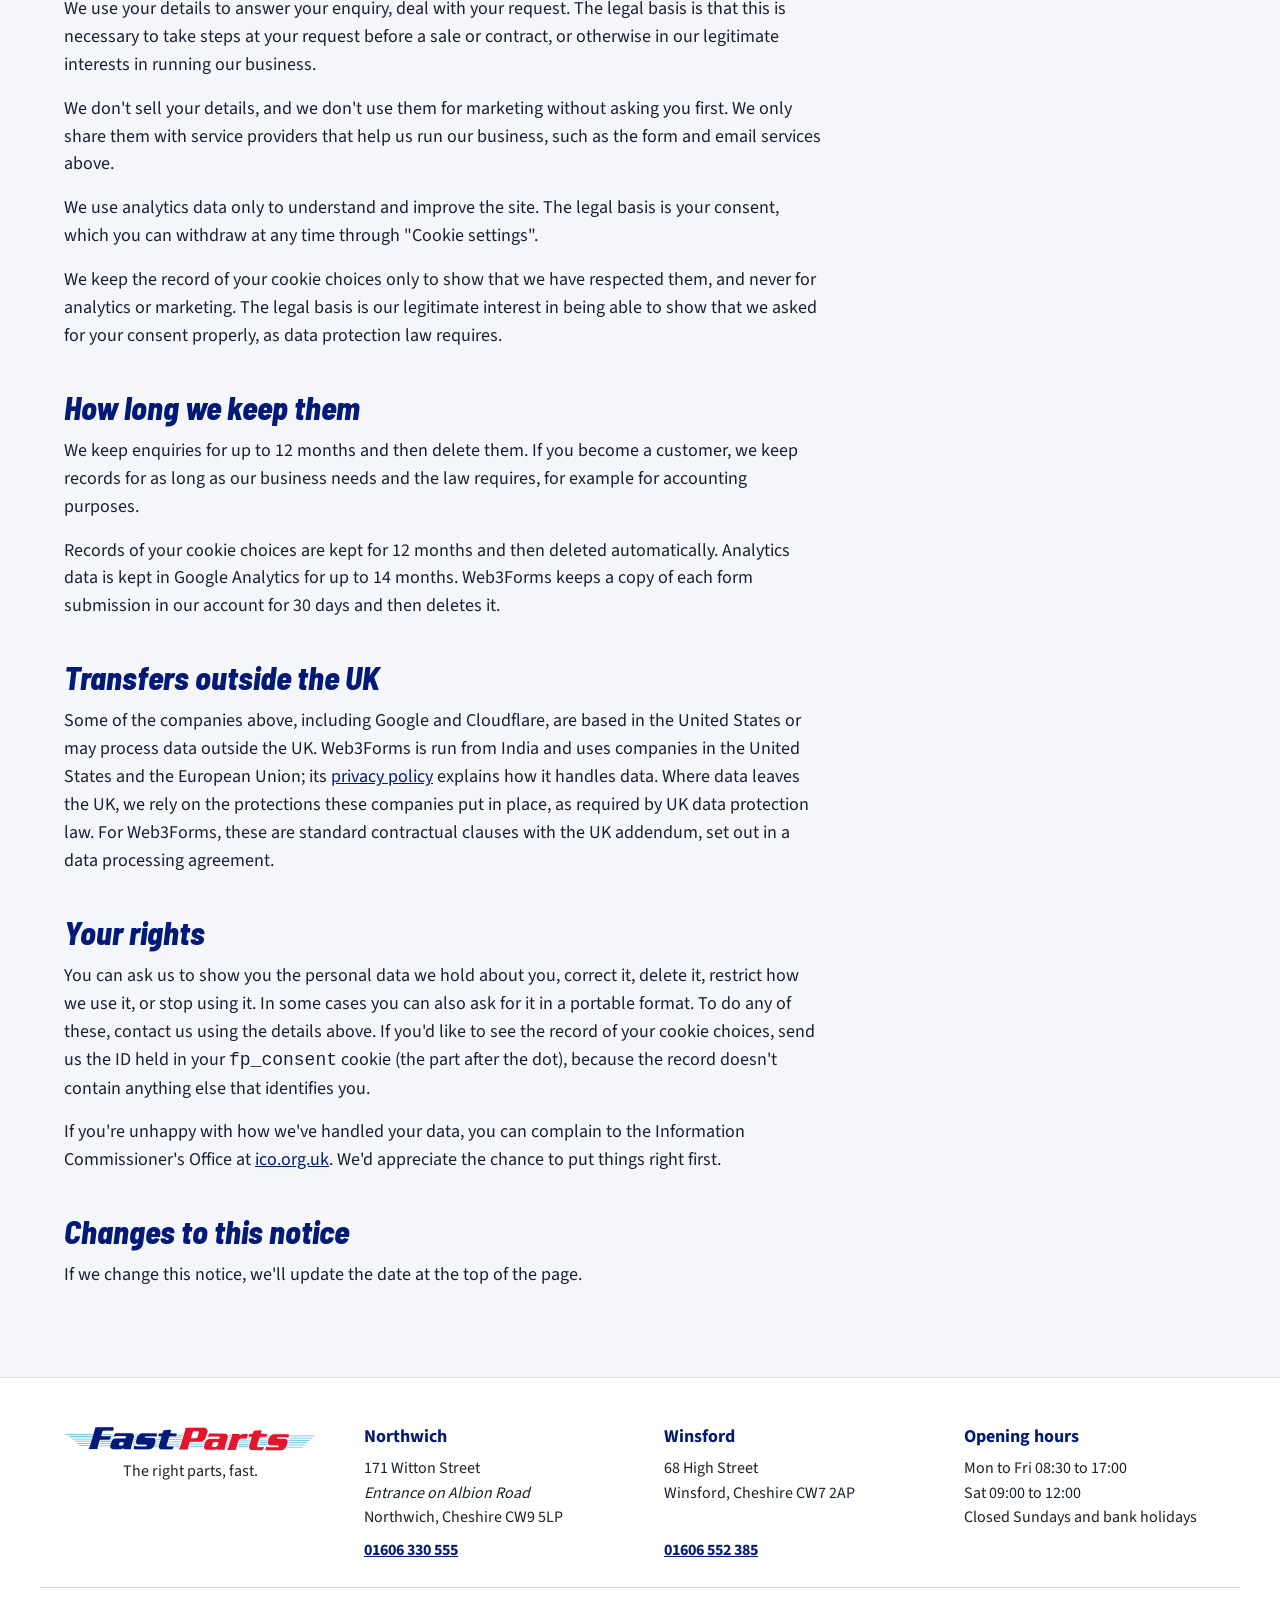
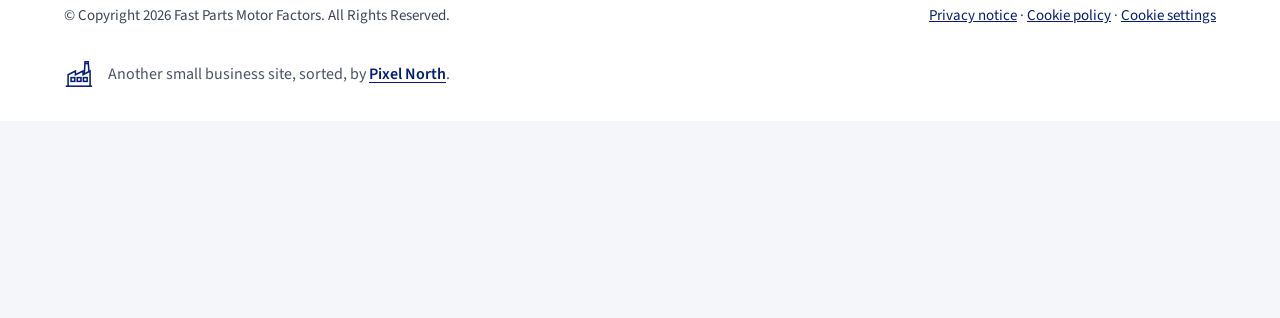
<file: privacy.html>
<!doctype html>
<html lang="en-GB">
<head>
<meta charset="utf-8">
<meta name="viewport" content="width=device-width, initial-scale=1">
<title>Privacy notice | Fast Parts Motor Factors, Northwich</title>
<meta name="description" content="How Fast Parts looks after the personal details you give us.">
<meta name="robots" content="index, follow, max-image-preview:large">
<meta name="color-scheme" content="light">
<meta name="theme-color" content="#031A78">
<link rel="canonical" href="https://www.fastparts.uk.com/privacy">
<link rel="icon" href="favicon.ico?v=2" sizes="48x48">
<link rel="icon" href="favicon-192.png?v=2" type="image/png" sizes="192x192">
<link rel="icon" href="favicon.svg?v=2" type="image/svg+xml">
<link rel="apple-touch-icon" href="apple-touch-icon.png?v=2">
<meta property="og:type" content="website">
<meta property="og:site_name" content="Fast Parts">
<meta property="og:title" content="Privacy notice | Fast Parts Motor Factors, Northwich">
<meta property="og:description" content="How Fast Parts looks after the personal details you give us.">
<meta property="og:url" content="https://www.fastparts.uk.com/privacy">
<meta property="og:locale" content="en_GB">
<meta property="og:image" content="https://www.fastparts.uk.com/images/og-image.png">
<meta property="og:image:width" content="1200">
<meta property="og:image:height" content="630">
<meta property="og:image:alt" content="Fast Parts logo on a navy chequered flag background: The right parts, fast.">
<meta name="twitter:card" content="summary_large_image">
<meta name="twitter:title" content="Privacy notice | Fast Parts Motor Factors, Northwich">
<meta name="twitter:description" content="How Fast Parts looks after the personal details you give us.">
<meta name="twitter:image" content="https://www.fastparts.uk.com/images/og-image.png">
<link rel="preload" href="fonts/source-sans-3-var.woff2" as="font" type="font/woff2" crossorigin>
<link rel="stylesheet" href="css/styles.css">
</head>
<body>
<a class="skip" href="#main">Skip to content</a>
<div class="util"><div class="wrap"><p>Mon to Fri 08:30 to 17:00 · Sat 09:00 to 12:00<span class="sep"> · </span><span class="closed">Closed Sundays and bank holidays</span></p><p>Family-run motor factors in Northwich and Winsford</p></div></div>
<header class="site-header">
<div class="wrap head-top">
<div class="brand">
<a class="logo" href="/" aria-label="Fast Parts home"><img src="images/fast-parts-logo.svg" alt="Fast Parts" width="420" height="106"></a>
<nav class="main" aria-label="Main"><a href="/">Home</a><a href="/trade">Trade</a><a href="/retail">Retail</a><a href="/find-us">Find us</a><a href="/about">About</a></nav>
</div>
<div class="call-row">
<a class="call" href="tel:01606330555"><b>Call Northwich</b><span>01606 330 555</span></a>
<a class="call" href="tel:01606552385"><b>Call Winsford</b><span>01606 552 385</span></a>
</div>
</div>
</header>
<main id="main">
<section class="block last wrap"><div class="prose"><h1 style="font-size:clamp(40px,5.5vw,60px)">Privacy notice</h1>
<p class="note">Last updated 6 November 2026</p>
<h2>Who we are</h2>
<p>This website is run by Fast Parts Motor Factors, trading as Fast Parts Northwich and Winsford. Registered office 171 Witton Street, Northwich, Cheshire. We are the controller of the personal information described in this privacy notice. You can contact us on 01606 330 555 or <a href="mailto:contact@fastparts.uk.com">contact@fastparts.uk.com</a>.</p>
<h2>What this site collects</h2>
<p>The pages themselves don't store personal data. With your consent, the site uses Google Analytics cookies to count visits and see which pages are useful. If you say no, or do nothing, those cookies aren't set and nothing is sent to Google. A cookie that remembers your choice is always on. See our <a href="/cookies">cookie policy</a> for details, and you can change your choice at any time using "Cookie settings" in the footer.</p>
<p>Each time you accept, reject or change your analytics choice, we also save a short record of it, so that we can show what you agreed to and when. The record contains a random ID (also held in your <code>fp_consent</code> cookie), the date and time, your choice, the version of our cookie policy you saw, and the page you were on. It doesn't contain your name, email address or IP address.</p>
<p>If you use the parts enquiry form, the details you enter (your name, email address, vehicle registration and the part you need, and optionally your phone number and your vehicle make &amp; model) are sent through a form service, Web3Forms (see the <a href="https://web3forms.com/privacy" target="_blank" rel="noopener">Web3Forms privacy policy</a>), which emails them to the shop you chose. We use these details to reply to you and deal with your request.</p>
<h2>Other companies involved</h2>
<ul>
<li><strong>Cloudflare.</strong> The site is hosted and delivered by Cloudflare, which stores our cookie consent records and may record technical information, such as IP addresses, when pages are requested, and uses it to run and secure its service. See <a href="https://www.cloudflare.com/privacypolicy/" target="_blank" rel="noopener">Cloudflare's privacy policy</a>.</li>
<li><strong>Google Analytics.</strong> If you accept analytics cookies, Google Analytics collects information about how you use the site, such as the pages you view, your approximate location, and your device and browser type. See <a href="https://policies.google.com/technologies/partner-sites" target="_blank" rel="noopener">how Google uses data from sites that use its services</a>.</li>
<li><strong>Web3Forms.</strong> Our enquiry form uses Web3Forms, run by Web3Creative, to email your details to us and keep a copy in our account. It uses Amazon Web Services, Cloudflare and Hetzner to run the service, and shares the sender's IP address and email address with US spam-checking services. You can read the <a href="https://web3forms.com/privacy" target="_blank" rel="noopener">Web3Forms privacy policy</a> on their website.</li>
<li><strong>Google Maps.</strong> The site doesn't embed maps. The map links on our Find us page open Google Maps only if you choose to click them, and then Google's <a href="https://policies.google.com/privacy" target="_blank" rel="noopener">privacy policy</a> applies.</li>
</ul>
<p>Our fonts are hosted on this site itself, so loading them doesn't share your IP address with anyone else.</p>
<h2>How we use your details</h2>
<p>We use your details to answer your enquiry, deal with your request. The legal basis is that this is necessary to take steps at your request before a sale or contract, or otherwise in our legitimate interests in running our business.</p>
<p>We don't sell your details, and we don't use them for marketing without asking you first. We only share them with service providers that help us run our business, such as the form and email services above.</p>
<p>We use analytics data only to understand and improve the site. The legal basis is your consent, which you can withdraw at any time through "Cookie settings".</p>
<p>We keep the record of your cookie choices only to show that we have respected them, and never for analytics or marketing. The legal basis is our legitimate interest in being able to show that we asked for your consent properly, as data protection law requires.</p>
<h2>How long we keep them</h2>
<p>We keep enquiries for up to 12 months and then delete them. If you become a customer, we keep records for as long as our business needs and the law requires, for example for accounting purposes.</p>
<p>Records of your cookie choices are kept for 12 months and then deleted automatically. Analytics data is kept in Google Analytics for up to 14 months. Web3Forms keeps a copy of each form submission in our account for 30 days and then deletes it.</p>
<h2>Transfers outside the UK</h2>
<p>Some of the companies above, including Google and Cloudflare, are based in the United States or may process data outside the UK. Web3Forms is run from India and uses companies in the United States and the European Union; its <a href="https://web3forms.com/privacy" target="_blank" rel="noopener">privacy policy</a> explains how it handles data. Where data leaves the UK, we rely on the protections these companies put in place, as required by UK data protection law. For Web3Forms, these are standard contractual clauses with the UK addendum, set out in a data processing agreement.</p>
<h2>Your rights</h2>
<p>You can ask us to show you the personal data we hold about you, correct it, delete it, restrict how we use it, or stop using it. In some cases you can also ask for it in a portable format. To do any of these, contact us using the details above. If you'd like to see the record of your cookie choices, send us the ID held in your <code>fp_consent</code> cookie (the part after the dot), because the record doesn't contain anything else that identifies you.</p>
<p>If you're unhappy with how we've handled your data, you can complain to the Information Commissioner's Office at <a href="https://ico.org.uk/make-a-complaint/" target="_blank" rel="noopener">ico.org.uk</a>. We'd appreciate the chance to put things right first.</p>
<h2>Changes to this notice</h2>
<p>If we change this notice, we'll update the date at the top of the page.</p>
</div></section>
</main>
<footer class="site">
<div class="wrap cols">
<div><div class="fbrand"><img class="logo-f" src="images/fast-parts-logo.svg" alt="Fast Parts" width="300" height="76"><p>The right parts, fast.</p></div></div>
<div class="fcol"><h3>Northwich</h3><p class="addr">171 Witton Street<br><em>Entrance on Albion Road</em><br>Northwich, Cheshire CW9 5LP</p><p class="ph"><a href="tel:01606330555"><b>01606 330 555</b></a></p></div>
<div class="fcol"><h3>Winsford</h3><p class="addr">68 High Street<br>Winsford, Cheshire CW7 2AP</p><p class="ph"><a href="tel:01606552385"><b>01606 552 385</b></a></p></div>
<div><h3>Opening hours</h3><p>Mon to Fri 08:30 to 17:00<br>Sat 09:00 to 12:00<br>Closed Sundays and bank holidays</p></div>
</div>
<div class="wrap legal">
<span>© Copyright 2026 Fast Parts Motor Factors. All Rights Reserved.</span>
<span><a href="/privacy">Privacy notice</a> · <a href="/cookies">Cookie policy</a> · <a href="#" data-cookie-settings>Cookie settings</a></span>
</div>
<div class="wrap credit"><svg class="fac" viewBox="0 0 512 512" width="22" height="22" fill="none" stroke="#031A78" stroke-width="26" stroke-linecap="butt" stroke-linejoin="miter" aria-hidden="true"><path d="M30 464H480"/><path d="M70 464V268L195 205V268L325 205V268L445 205V464"/><path d="M347 250L359 45H413L425 205"/><path d="M362 78H410"/><rect x="120" y="318" width="64" height="64"/><rect x="226" y="318" width="64" height="64"/><rect x="331" y="318" width="64" height="64"/></svg><span>Another small business site, sorted, by <a href="https://pixel-north.co.uk/" target="_blank" rel="noopener">Pixel North</a>.</span></div>
</footer>
<script src="js/main.js" defer></script>
<script src="js/consent-config.js"></script>
<script src="js/consent.js" defer></script>
</body>
</html>
</file>
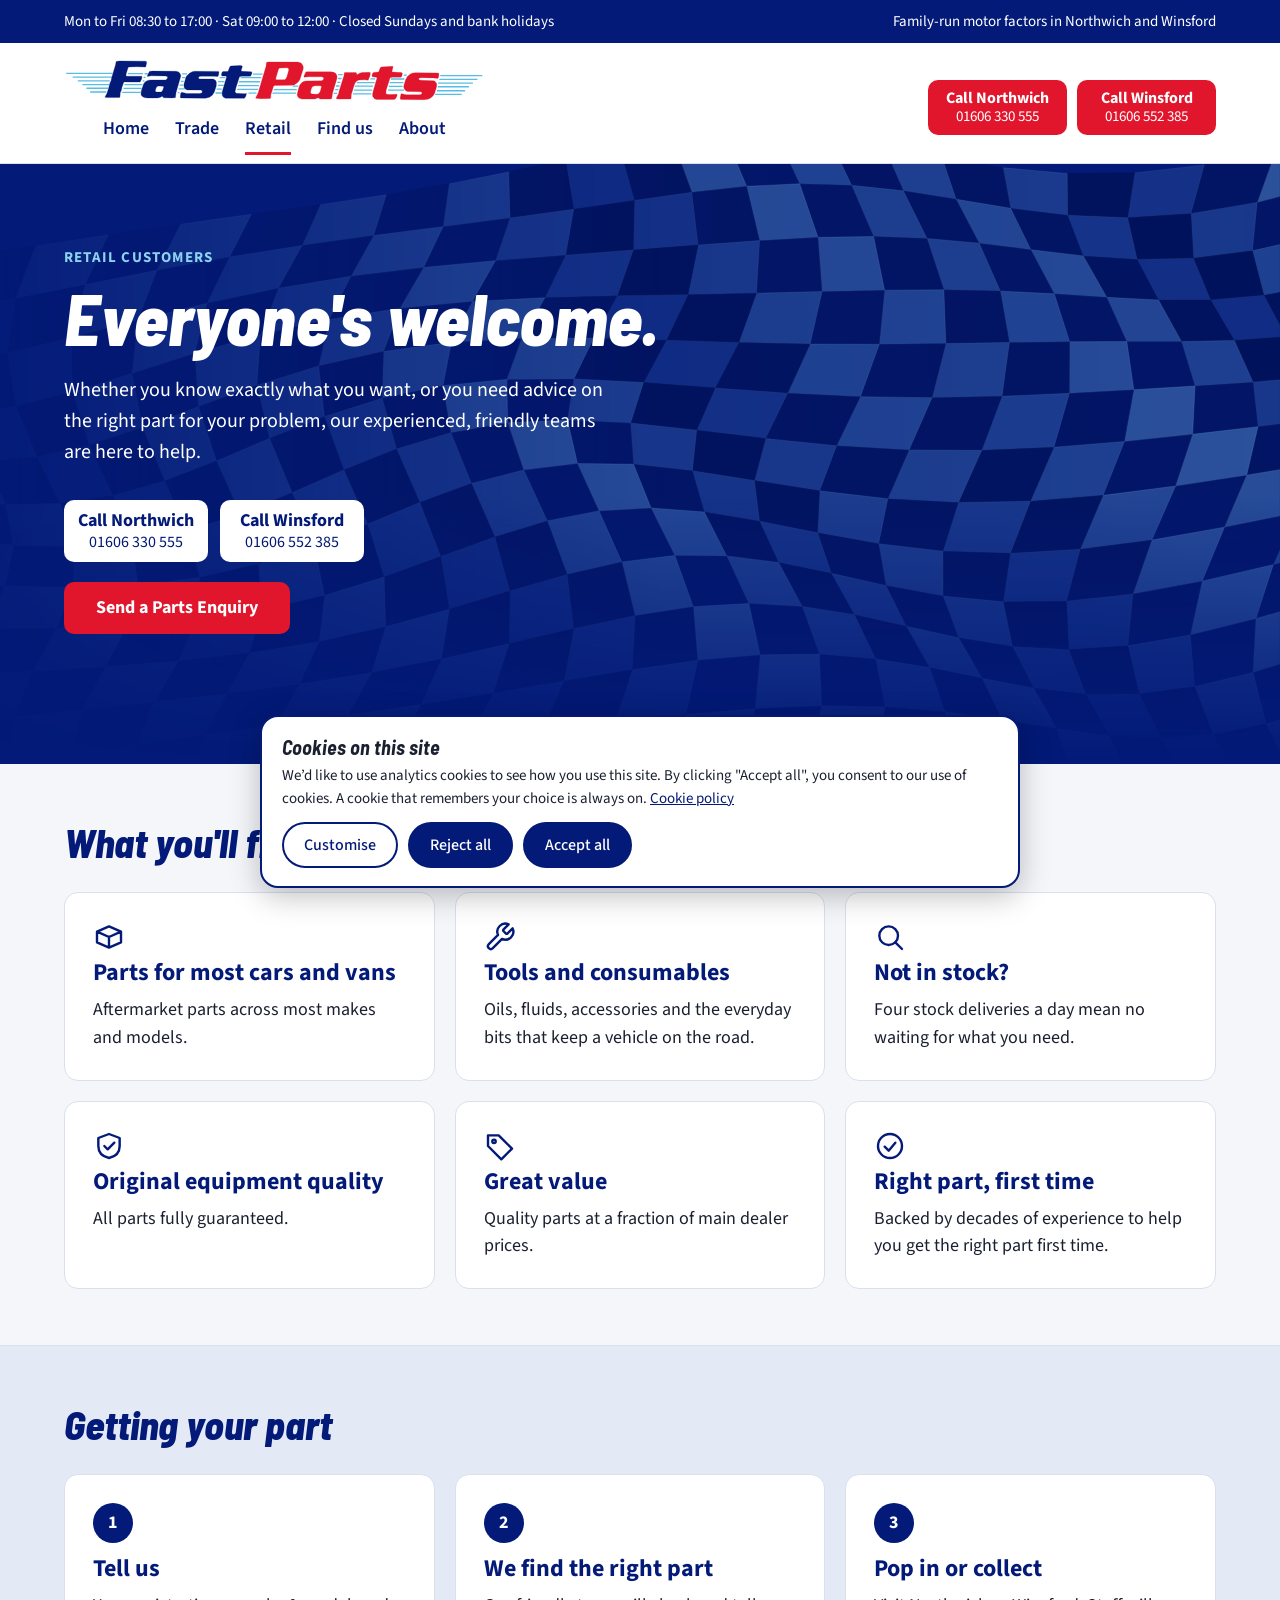
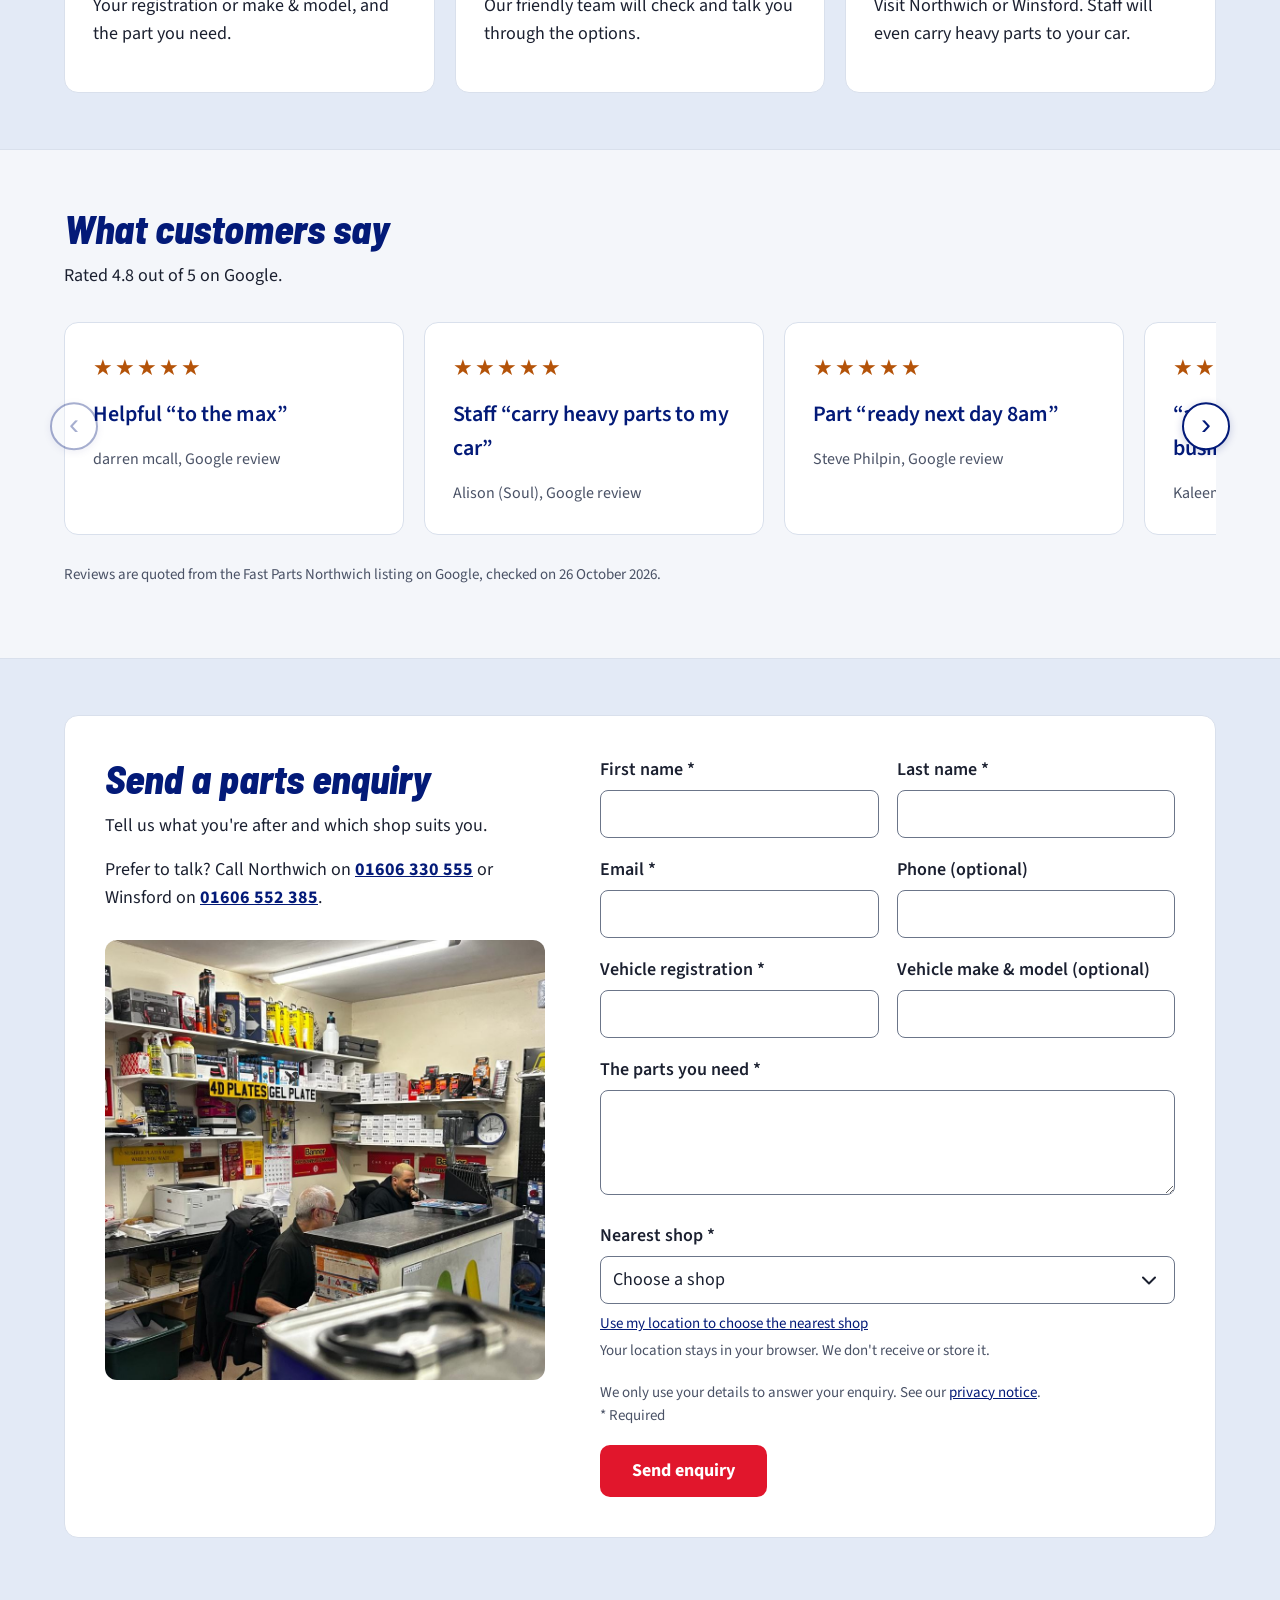
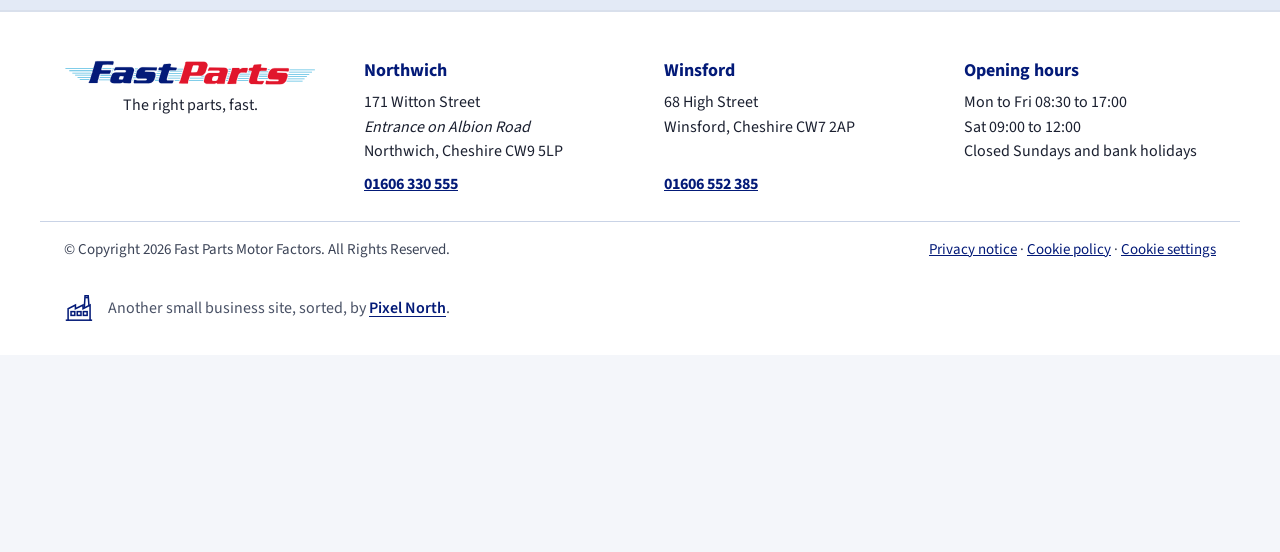
<file: retail.html>
<!doctype html>
<html lang="en-GB">
<head>
<meta charset="utf-8">
<meta name="viewport" content="width=device-width, initial-scale=1">
<title>Car and Van Parts | Fast Parts Northwich and Winsford</title>
<meta name="description" content="Everyone is welcome at Fast Parts. Tell us your make &amp; model and we will find the right part, plus tools and consumables, in Northwich and Winsford.">
<meta name="robots" content="index, follow, max-image-preview:large">
<meta name="color-scheme" content="light">
<meta name="theme-color" content="#031A78">
<link rel="canonical" href="https://www.fastparts.uk.com/retail">
<link rel="icon" href="favicon.ico?v=2" sizes="48x48">
<link rel="icon" href="favicon-192.png?v=2" type="image/png" sizes="192x192">
<link rel="icon" href="favicon.svg?v=2" type="image/svg+xml">
<link rel="apple-touch-icon" href="apple-touch-icon.png?v=2">
<meta property="og:type" content="website">
<meta property="og:site_name" content="Fast Parts">
<meta property="og:title" content="Car and Van Parts | Fast Parts Northwich and Winsford">
<meta property="og:description" content="Everyone is welcome at Fast Parts. Tell us your make &amp; model and we will find the right part, plus tools and consumables, in Northwich and Winsford.">
<meta property="og:url" content="https://www.fastparts.uk.com/retail">
<meta property="og:locale" content="en_GB">
<meta property="og:image" content="https://www.fastparts.uk.com/images/og-image.png">
<meta property="og:image:width" content="1200">
<meta property="og:image:height" content="630">
<meta property="og:image:alt" content="Fast Parts logo on a navy chequered flag background: The right parts, fast.">
<meta name="twitter:card" content="summary_large_image">
<meta name="twitter:title" content="Car and Van Parts | Fast Parts Northwich and Winsford">
<meta name="twitter:description" content="Everyone is welcome at Fast Parts. Tell us your make &amp; model and we will find the right part, plus tools and consumables, in Northwich and Winsford.">
<meta name="twitter:image" content="https://www.fastparts.uk.com/images/og-image.png">
<link rel="preload" href="fonts/source-sans-3-var.woff2" as="font" type="font/woff2" crossorigin>
<link rel="stylesheet" href="css/styles.css">
</head>
<body>
<a class="skip" href="#main">Skip to content</a>
<div class="util"><div class="wrap"><p>Mon to Fri 08:30 to 17:00 · Sat 09:00 to 12:00<span class="sep"> · </span><span class="closed">Closed Sundays and bank holidays</span></p><p>Family-run motor factors in Northwich and Winsford</p></div></div>
<header class="site-header">
<div class="wrap head-top">
<div class="brand">
<a class="logo" href="/" aria-label="Fast Parts home"><img src="images/fast-parts-logo.svg" alt="Fast Parts" width="420" height="106"></a>
<nav class="main" aria-label="Main"><a href="/">Home</a><a href="/trade">Trade</a><a href="/retail" aria-current="page">Retail</a><a href="/find-us">Find us</a><a href="/about">About</a></nav>
</div>
<div class="call-row">
<a class="call" href="tel:01606330555"><b>Call Northwich</b><span>01606 330 555</span></a>
<a class="call" href="tel:01606552385"><b>Call Winsford</b><span>01606 552 385</span></a>
</div>
</div>
</header>
<main id="main">
<section class="hero"><div class="wrap">
<div class="txt">
<p class="eyebrow">Retail customers</p>
<h1>Everyone's welcome.</h1>
<p class="lead">Whether you know exactly what you want, or you need advice on the right part for your problem, our experienced, friendly teams are here to help.</p>
<div class="actions"><a class="call light" href="tel:01606330555"><b>Call Northwich</b><span>01606 330 555</span></a>
<a class="call light" href="tel:01606552385"><b>Call Winsford</b><span>01606 552 385</span></a></div><a class="btn" href="#enquiry">Send a Parts Enquiry</a>
</div>

</div></section>
<div class="sec"><section class="block wrap"><h2 style="margin-bottom:28px">What you'll find</h2><div class="cards">
<div class="card"><svg class="icon" viewBox="0 0 24 24" fill="none" stroke="currentColor" stroke-width="1.8" stroke-linecap="round" stroke-linejoin="round" aria-hidden="true"><path d="M3 8l9-4 9 4-9 4zM3 8v8l9 4 9-4V8M12 12v8"/></svg><h3>Parts for most cars and vans</h3><p>Aftermarket parts across most makes and models.</p></div>
<div class="card"><svg class="icon" viewBox="0 0 24 24" fill="none" stroke="currentColor" stroke-width="1.8" stroke-linecap="round" stroke-linejoin="round" aria-hidden="true"><path d="M14.7 6.3a1 1 0 0 0 0 1.4l1.6 1.6a1 1 0 0 0 1.4 0l3.77-3.77a6 6 0 0 1-7.94 7.94l-6.91 6.91a2.12 2.12 0 0 1-3-3l6.91-6.91a6 6 0 0 1 7.94-7.94l-3.76 3.76z"/></svg><h3>Tools and consumables</h3><p>Oils, fluids, accessories and the everyday bits that keep a vehicle on the road.</p></div>
<div class="card"><svg class="icon" viewBox="0 0 24 24" fill="none" stroke="currentColor" stroke-width="1.8" stroke-linecap="round" stroke-linejoin="round" aria-hidden="true"><circle cx="11" cy="11" r="7"/><path d="M16 16l5 5"/></svg><h3>Not in stock?</h3><p>Four stock deliveries a day mean no waiting for what you need.</p></div>
<div class="card"><svg class="icon" viewBox="0 0 24 24" fill="none" stroke="currentColor" stroke-width="1.8" stroke-linecap="round" stroke-linejoin="round" aria-hidden="true"><path d="M12 3l8 3v6c0 5-3.4 8-8 9-4.6-1-8-4-8-9V6z"/><path d="M8.5 12l2.5 2.5L16 9.5"/></svg><h3>Original equipment quality</h3><p>All parts fully guaranteed.</p></div>
<div class="card"><svg class="icon" viewBox="0 0 24 24" fill="none" stroke="currentColor" stroke-width="1.8" stroke-linecap="round" stroke-linejoin="round" aria-hidden="true"><path d="M3 12V4h8l10 10-8 8z"/><circle cx="7.5" cy="8.5" r="1.3"/></svg><h3>Great value</h3><p>Quality parts at a fraction of main dealer prices.</p></div>
<div class="card"><svg class="icon" viewBox="0 0 24 24" fill="none" stroke="currentColor" stroke-width="1.8" stroke-linecap="round" stroke-linejoin="round" aria-hidden="true"><circle cx="12" cy="12" r="9"/><path d="M8 12.5l3 3 5-6"/></svg><h3>Right part, first time</h3><p>Backed by decades of experience to help you get the right part first time.</p></div>
</div></section></div>
<div class="sec sec-b"><section class="block wrap"><h2 style="margin-bottom:28px">Getting your part</h2><ol class="steps">
<li><h3>Tell us</h3><p>Your registration or make &amp; model, and the part you need.</p></li>
<li><h3>We find the right part</h3><p>Our friendly team will check and talk you through the options.</p></li>
<li><h3>Pop in or collect</h3><p>Visit Northwich or Winsford. Staff will even carry heavy parts to your car.</p></li>
</ol></section></div>
<div class="sec"><section class="block wrap"><h2>What customers say</h2><p class="sub">Rated 4.8 out of 5 on Google.</p>
<div class="carousel" role="region" aria-roledescription="carousel" aria-label="Google reviews">
<button type="button" class="car-arrow car-prev" aria-label="Previous reviews">&#8249;</button>
<ul class="track" tabindex="0" aria-label="Reviews, scroll sideways"><li class="slide" role="group" aria-roledescription="slide" aria-label="Review 1 of 10"><figure class="review"><span class="stars" role="img" aria-label="5 out of 5 stars">★★★★★</span><blockquote>Helpful “to the max”</blockquote><figcaption>darren mcall, Google review</figcaption></figure></li><li class="slide" role="group" aria-roledescription="slide" aria-label="Review 2 of 10"><figure class="review"><span class="stars" role="img" aria-label="5 out of 5 stars">★★★★★</span><blockquote>Staff “carry heavy parts to my car”</blockquote><figcaption>Alison (Soul), Google review</figcaption></figure></li><li class="slide" role="group" aria-roledescription="slide" aria-label="Review 3 of 10"><figure class="review"><span class="stars" role="img" aria-label="5 out of 5 stars">★★★★★</span><blockquote>Part “ready next day 8am”</blockquote><figcaption>Steve Philpin, Google review</figcaption></figure></li><li class="slide" role="group" aria-roledescription="slide" aria-label="Review 4 of 10"><figure class="review"><span class="stars" role="img" aria-label="5 out of 5 stars">★★★★★</span><blockquote>“an integral part of my business”</blockquote><figcaption>Kaleem, Google review</figcaption></figure></li><li class="slide" role="group" aria-roledescription="slide" aria-label="Review 5 of 10"><figure class="review"><span class="stars" role="img" aria-label="5 out of 5 stars">★★★★★</span><blockquote>Battery in stock and “delivered 45 minutes later”</blockquote><figcaption>CamAg Cheshire, Google review</figcaption></figure></li><li class="slide" role="group" aria-roledescription="slide" aria-label="Review 6 of 10"><figure class="review"><span class="stars" role="img" aria-label="5 out of 5 stars">★★★★★</span><blockquote>“Support Family Business”</blockquote><figcaption>Thomas Robbins, Google review</figcaption></figure></li><li class="slide" role="group" aria-roledescription="slide" aria-label="Review 7 of 10"><figure class="review"><span class="stars" role="img" aria-label="5 out of 5 stars">★★★★★</span><blockquote>“Nothing is too much trouble”</blockquote><figcaption>roy hinchy, Google review</figcaption></figure></li><li class="slide" role="group" aria-roledescription="slide" aria-label="Review 8 of 10"><figure class="review"><span class="stars" role="img" aria-label="5 out of 5 stars">★★★★★</span><blockquote>Brake parts delivered “2 hours later”</blockquote><figcaption>Leslie Cairns, Google review</figcaption></figure></li><li class="slide" role="group" aria-roledescription="slide" aria-label="Review 9 of 10"><figure class="review"><span class="stars" role="img" aria-label="5 out of 5 stars">★★★★★</span><blockquote>“very knowledgeable and always happy to help”</blockquote><figcaption>David Roddis, Google review</figcaption></figure></li><li class="slide" role="group" aria-roledescription="slide" aria-label="Review 10 of 10"><figure class="review"><span class="stars" role="img" aria-label="5 out of 5 stars">★★★★★</span><blockquote>“Over 20 years never let me down”</blockquote><figcaption>Tony Bayman, Google review</figcaption></figure></li></ul>
<button type="button" class="car-arrow car-next" aria-label="Next reviews">&#8250;</button>
</div>
<p class="note" style="margin-top:16px">Reviews are quoted from the Fast Parts Northwich listing on Google, checked on 26 October 2026.</p></section></div>
<div class="sec sec-b"><section class="block last wrap" id="enquiry"><div class="formcard">
<div>
<h2>Send a parts enquiry</h2>
<p>Tell us what you're after and which shop suits you.</p>
<p>Prefer to talk? Call Northwich on <a href="tel:01606330555"><b>01606 330 555</b></a> or Winsford on <a href="tel:01606552385"><b>01606 552 385</b></a>.</p>
<img src="images/fast-parts-shop-counter.jpg" alt="Two Fast Parts team members serving customers at the shop counter, with shelves of car parts behind them" width="940" height="940" loading="lazy">
</div>
<form data-form="parts-enquiry" data-endpoint="https://api.web3forms.com/submit" data-keys='{"Northwich":"df53e7c6-4b6c-4bd5-8dbc-98945c7cbcd6","Winsford":"454d51e5-9914-484d-8461-77bfd67146f9"}' novalidate>
<input type="hidden" name="from_name" value="Fast Parts website">
<div class="row"><div><label for="fname">First name *</label><input id="fname" name="firstName" type="text" autocomplete="given-name" required></div>
<div><label for="lname">Last name *</label><input id="lname" name="lastName" type="text" autocomplete="family-name" required></div></div>
<div class="row"><div><label for="email">Email *</label><input id="email" name="email" type="email" autocomplete="email" required></div>
<div><label for="phone">Phone (optional)</label><input id="phone" name="phone" type="tel" autocomplete="tel"></div></div>
<div class="row"><div><label for="reg">Vehicle registration *</label><input id="reg" name="registration" type="text" autocapitalize="characters" autocomplete="off" required></div>
<div><label for="vehicle">Vehicle make &amp; model (optional)</label><input id="vehicle" name="vehicle" type="text"></div></div>
<div><label for="part">The parts you need *</label><textarea id="part" name="part" rows="3" required></textarea></div>
<div><label for="shop">Nearest shop *</label><select id="shop" name="shop" required><option value="" selected disabled>Choose a shop</option><option>Northwich</option><option>Winsford</option></select>
<p class="note" style="margin:8px 0 0"><button type="button" class="linkbtn" data-locate>Use my location to choose the nearest shop</button></p>
<p class="note locmsg" role="status" style="margin:4px 0 0"></p>
<p class="note" style="margin:4px 0 0">Your location stays in your browser. We don't receive or store it.</p></div>
<div class="hp" aria-hidden="true"><label>Website<input type="text" name="website" tabindex="-1" autocomplete="off"></label></div>
<p class="note" style="margin:0">We only use your details to answer your enquiry. See our <a href="/privacy">privacy notice</a>.<br>* Required</p>
<div class="msg" role="status" tabindex="-1"></div>
<button class="btn" type="submit" style="align-self:flex-start">Send enquiry</button>
</form></div></section></div>
</main>
<footer class="site">
<div class="wrap cols">
<div><div class="fbrand"><img class="logo-f" src="images/fast-parts-logo.svg" alt="Fast Parts" width="300" height="76"><p>The right parts, fast.</p></div></div>
<div class="fcol"><h3>Northwich</h3><p class="addr">171 Witton Street<br><em>Entrance on Albion Road</em><br>Northwich, Cheshire CW9 5LP</p><p class="ph"><a href="tel:01606330555"><b>01606 330 555</b></a></p></div>
<div class="fcol"><h3>Winsford</h3><p class="addr">68 High Street<br>Winsford, Cheshire CW7 2AP</p><p class="ph"><a href="tel:01606552385"><b>01606 552 385</b></a></p></div>
<div><h3>Opening hours</h3><p>Mon to Fri 08:30 to 17:00<br>Sat 09:00 to 12:00<br>Closed Sundays and bank holidays</p></div>
</div>
<div class="wrap legal">
<span>© Copyright 2026 Fast Parts Motor Factors. All Rights Reserved.</span>
<span><a href="/privacy">Privacy notice</a> · <a href="/cookies">Cookie policy</a> · <a href="#" data-cookie-settings>Cookie settings</a></span>
</div>
<div class="wrap credit"><svg class="fac" viewBox="0 0 512 512" width="22" height="22" fill="none" stroke="#031A78" stroke-width="26" stroke-linecap="butt" stroke-linejoin="miter" aria-hidden="true"><path d="M30 464H480"/><path d="M70 464V268L195 205V268L325 205V268L445 205V464"/><path d="M347 250L359 45H413L425 205"/><path d="M362 78H410"/><rect x="120" y="318" width="64" height="64"/><rect x="226" y="318" width="64" height="64"/><rect x="331" y="318" width="64" height="64"/></svg><span>Another small business site, sorted, by <a href="https://pixel-north.co.uk/" target="_blank" rel="noopener">Pixel North</a>.</span></div>
</footer>
<script src="js/main.js" defer></script>
<script src="js/consent-config.js"></script>
<script src="js/consent.js" defer></script>
</body>
</html>
</file>
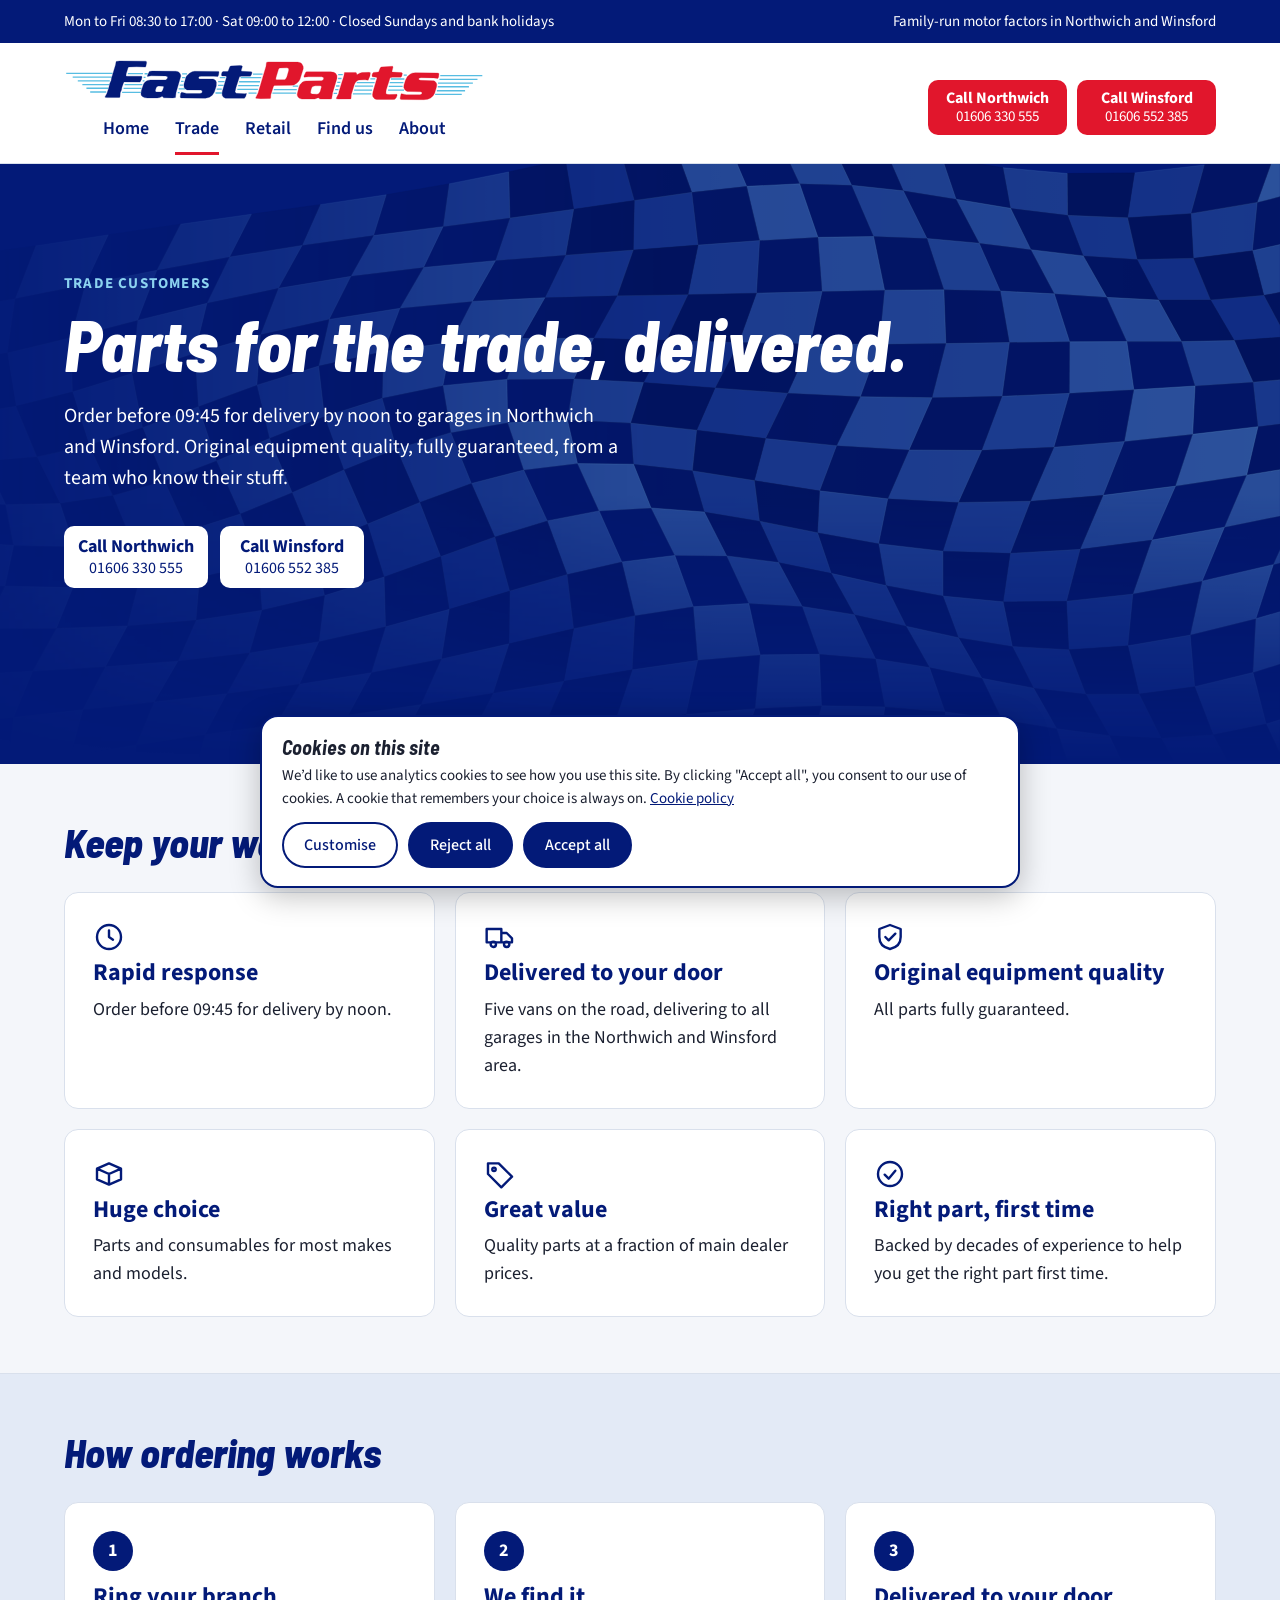
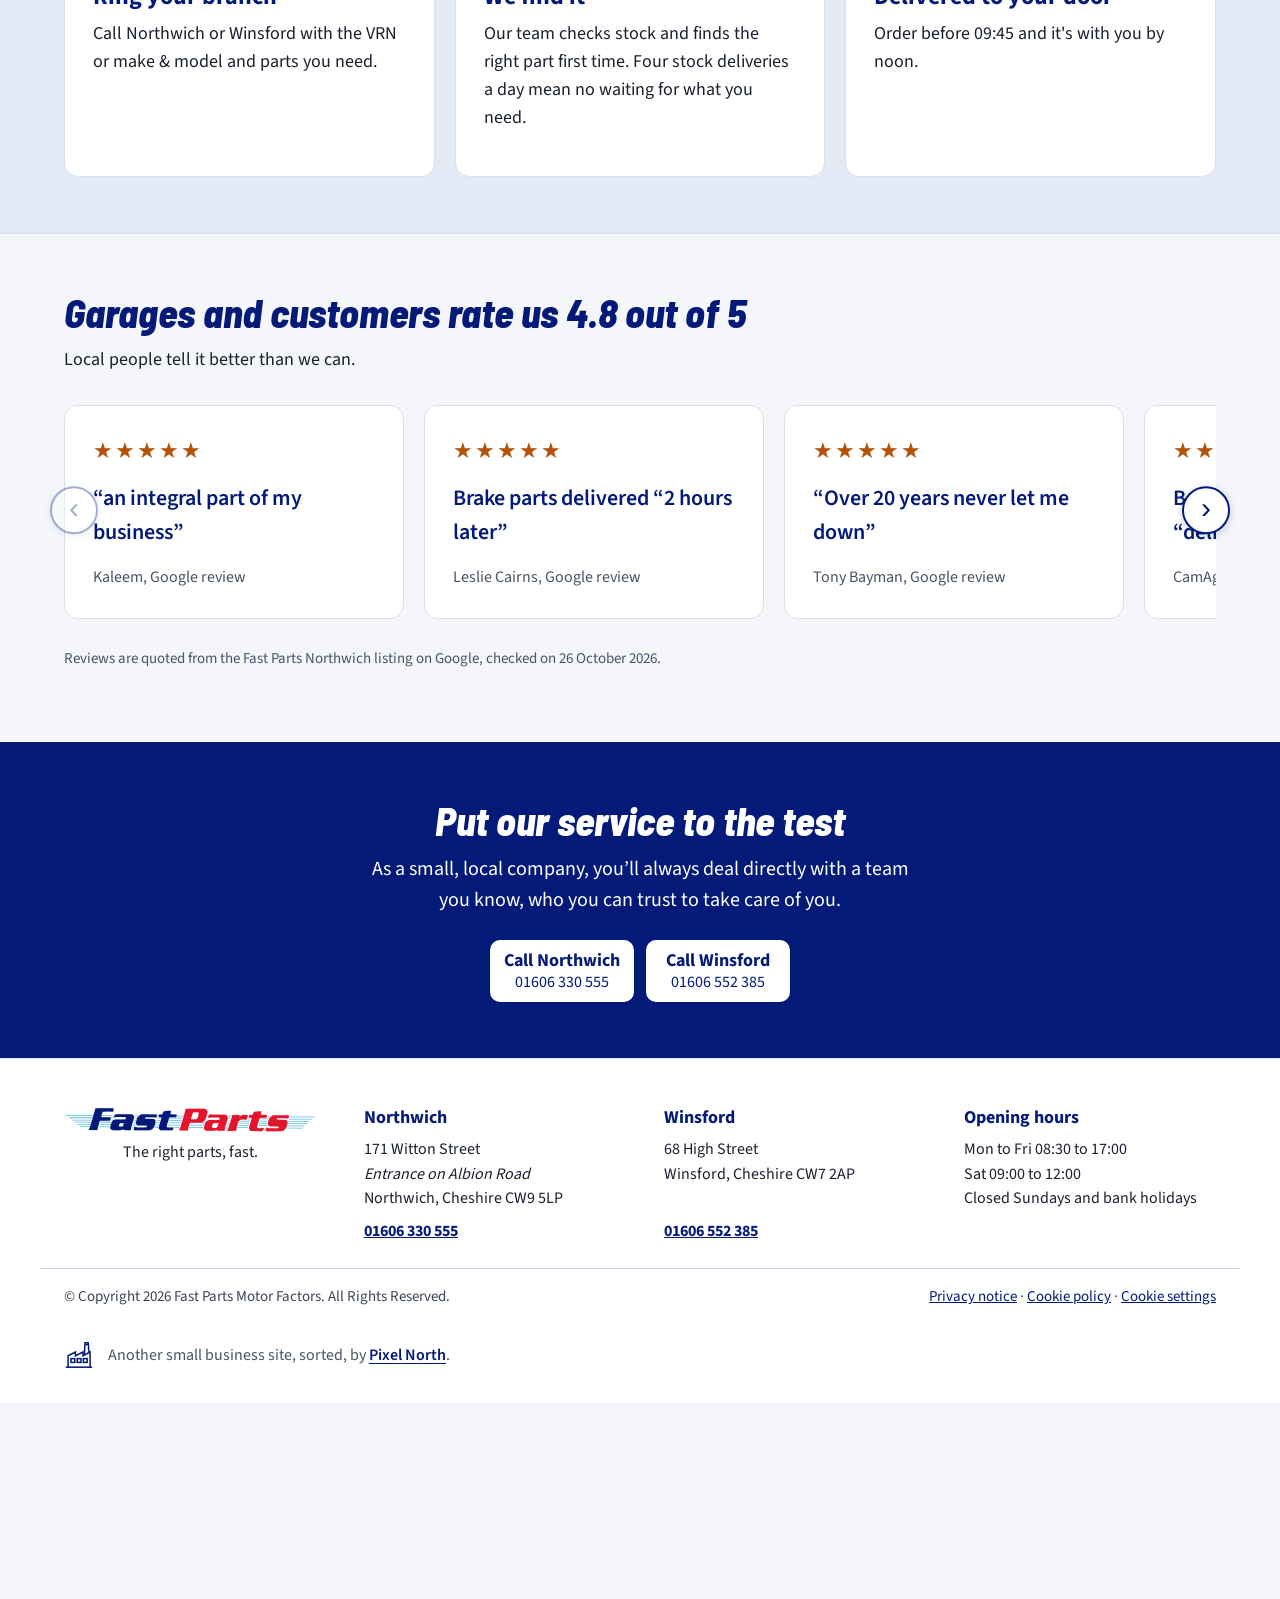
<file: trade.html>
<!doctype html>
<html lang="en-GB">
<head>
<meta charset="utf-8">
<meta name="viewport" content="width=device-width, initial-scale=1">
<title>Trade Parts Delivered | Fast Parts Northwich &amp; Winsford</title>
<meta name="description" content="Parts for the trade, delivered. Order before 09:45 for delivery by noon to garages in Northwich and Winsford. Call your nearest Fast Parts branch.">
<meta name="robots" content="index, follow, max-image-preview:large">
<meta name="color-scheme" content="light">
<meta name="theme-color" content="#031A78">
<link rel="canonical" href="https://www.fastparts.uk.com/trade">
<link rel="icon" href="favicon.ico?v=2" sizes="48x48">
<link rel="icon" href="favicon-192.png?v=2" type="image/png" sizes="192x192">
<link rel="icon" href="favicon.svg?v=2" type="image/svg+xml">
<link rel="apple-touch-icon" href="apple-touch-icon.png?v=2">
<meta property="og:type" content="website">
<meta property="og:site_name" content="Fast Parts">
<meta property="og:title" content="Trade Parts Delivered | Fast Parts Northwich &amp; Winsford">
<meta property="og:description" content="Parts for the trade, delivered. Order before 09:45 for delivery by noon to garages in Northwich and Winsford. Call your nearest Fast Parts branch.">
<meta property="og:url" content="https://www.fastparts.uk.com/trade">
<meta property="og:locale" content="en_GB">
<meta property="og:image" content="https://www.fastparts.uk.com/images/og-image.png">
<meta property="og:image:width" content="1200">
<meta property="og:image:height" content="630">
<meta property="og:image:alt" content="Fast Parts logo on a navy chequered flag background: The right parts, fast.">
<meta name="twitter:card" content="summary_large_image">
<meta name="twitter:title" content="Trade Parts Delivered | Fast Parts Northwich &amp; Winsford">
<meta name="twitter:description" content="Parts for the trade, delivered. Order before 09:45 for delivery by noon to garages in Northwich and Winsford. Call your nearest Fast Parts branch.">
<meta name="twitter:image" content="https://www.fastparts.uk.com/images/og-image.png">
<link rel="preload" href="fonts/source-sans-3-var.woff2" as="font" type="font/woff2" crossorigin>
<link rel="stylesheet" href="css/styles.css">
</head>
<body>
<a class="skip" href="#main">Skip to content</a>
<div class="util"><div class="wrap"><p>Mon to Fri 08:30 to 17:00 · Sat 09:00 to 12:00<span class="sep"> · </span><span class="closed">Closed Sundays and bank holidays</span></p><p>Family-run motor factors in Northwich and Winsford</p></div></div>
<header class="site-header">
<div class="wrap head-top">
<div class="brand">
<a class="logo" href="/" aria-label="Fast Parts home"><img src="images/fast-parts-logo.svg" alt="Fast Parts" width="420" height="106"></a>
<nav class="main" aria-label="Main"><a href="/">Home</a><a href="/trade" aria-current="page">Trade</a><a href="/retail">Retail</a><a href="/find-us">Find us</a><a href="/about">About</a></nav>
</div>
<div class="call-row">
<a class="call" href="tel:01606330555"><b>Call Northwich</b><span>01606 330 555</span></a>
<a class="call" href="tel:01606552385"><b>Call Winsford</b><span>01606 552 385</span></a>
</div>
</div>
</header>
<main id="main">
<section class="hero"><div class="wrap">
<div class="txt">
<p class="eyebrow">Trade customers</p>
<h1>Parts for the trade, delivered.</h1>
<p class="lead">Order before 09:45 for delivery by noon to garages in Northwich and Winsford. Original equipment quality, fully guaranteed, from a team who know their stuff.</p>
<div class="actions"><a class="call light" href="tel:01606330555"><b>Call Northwich</b><span>01606 330 555</span></a>
<a class="call light" href="tel:01606552385"><b>Call Winsford</b><span>01606 552 385</span></a></div>
</div>

</div></section>
<div class="sec"><section class="block wrap"><h2 style="margin-bottom:28px">Keep your workshop moving</h2><div class="cards">
<div class="card"><svg class="icon" viewBox="0 0 24 24" fill="none" stroke="currentColor" stroke-width="1.8" stroke-linecap="round" stroke-linejoin="round" aria-hidden="true"><circle cx="12" cy="12" r="9"/><path d="M12 7v5l3 2"/></svg><h3>Rapid response</h3><p>Order before 09:45 for delivery by noon.</p></div>
<div class="card"><svg class="icon" viewBox="0 0 24 24" fill="none" stroke="currentColor" stroke-width="1.8" stroke-linecap="round" stroke-linejoin="round" aria-hidden="true"><path d="M2 6h11v10H2zM13 9h4l4 4v3h-8"/><circle cx="7" cy="17.5" r="2"/><circle cx="17" cy="17.5" r="2"/></svg><h3>Delivered to your door</h3><p>Five vans on the road, delivering to all garages in the Northwich and Winsford area.</p></div>
<div class="card"><svg class="icon" viewBox="0 0 24 24" fill="none" stroke="currentColor" stroke-width="1.8" stroke-linecap="round" stroke-linejoin="round" aria-hidden="true"><path d="M12 3l8 3v6c0 5-3.4 8-8 9-4.6-1-8-4-8-9V6z"/><path d="M8.5 12l2.5 2.5L16 9.5"/></svg><h3>Original equipment quality</h3><p>All parts fully guaranteed.</p></div>
<div class="card"><svg class="icon" viewBox="0 0 24 24" fill="none" stroke="currentColor" stroke-width="1.8" stroke-linecap="round" stroke-linejoin="round" aria-hidden="true"><path d="M3 8l9-4 9 4-9 4zM3 8v8l9 4 9-4V8M12 12v8"/></svg><h3>Huge choice</h3><p>Parts and consumables for most makes and models.</p></div>
<div class="card"><svg class="icon" viewBox="0 0 24 24" fill="none" stroke="currentColor" stroke-width="1.8" stroke-linecap="round" stroke-linejoin="round" aria-hidden="true"><path d="M3 12V4h8l10 10-8 8z"/><circle cx="7.5" cy="8.5" r="1.3"/></svg><h3>Great value</h3><p>Quality parts at a fraction of main dealer prices.</p></div>
<div class="card"><svg class="icon" viewBox="0 0 24 24" fill="none" stroke="currentColor" stroke-width="1.8" stroke-linecap="round" stroke-linejoin="round" aria-hidden="true"><circle cx="12" cy="12" r="9"/><path d="M8 12.5l3 3 5-6"/></svg><h3>Right part, first time</h3><p>Backed by decades of experience to help you get the right part first time.</p></div>
</div></section></div>
<div class="sec sec-b"><section class="block wrap"><h2 style="margin-bottom:28px">How ordering works</h2><ol class="steps">
<li><h3>Ring your branch</h3><p>Call Northwich or Winsford with the VRN or make &amp; model and parts you need.</p></li>
<li><h3>We find it</h3><p>Our team checks stock and finds the right part first time. Four stock deliveries a day mean no waiting for what you need.</p></li>
<li><h3>Delivered to your door</h3><p>Order before 09:45 and it's with you by noon.</p></li>
</ol></section></div>
<div class="sec"><section class="block wrap"><h2>Garages and customers rate us 4.8 out of 5</h2><p class="sub">Local people tell it better than we can.</p>
<div class="carousel" role="region" aria-roledescription="carousel" aria-label="Google reviews">
<button type="button" class="car-arrow car-prev" aria-label="Previous reviews">&#8249;</button>
<ul class="track" tabindex="0" aria-label="Reviews, scroll sideways"><li class="slide" role="group" aria-roledescription="slide" aria-label="Review 1 of 10"><figure class="review"><span class="stars" role="img" aria-label="5 out of 5 stars">★★★★★</span><blockquote>“an integral part of my business”</blockquote><figcaption>Kaleem, Google review</figcaption></figure></li><li class="slide" role="group" aria-roledescription="slide" aria-label="Review 2 of 10"><figure class="review"><span class="stars" role="img" aria-label="5 out of 5 stars">★★★★★</span><blockquote>Brake parts delivered “2 hours later”</blockquote><figcaption>Leslie Cairns, Google review</figcaption></figure></li><li class="slide" role="group" aria-roledescription="slide" aria-label="Review 3 of 10"><figure class="review"><span class="stars" role="img" aria-label="5 out of 5 stars">★★★★★</span><blockquote>“Over 20 years never let me down”</blockquote><figcaption>Tony Bayman, Google review</figcaption></figure></li><li class="slide" role="group" aria-roledescription="slide" aria-label="Review 4 of 10"><figure class="review"><span class="stars" role="img" aria-label="5 out of 5 stars">★★★★★</span><blockquote>Battery in stock and “delivered 45 minutes later”</blockquote><figcaption>CamAg Cheshire, Google review</figcaption></figure></li><li class="slide" role="group" aria-roledescription="slide" aria-label="Review 5 of 10"><figure class="review"><span class="stars" role="img" aria-label="5 out of 5 stars">★★★★★</span><blockquote>Helpful “to the max”</blockquote><figcaption>darren mcall, Google review</figcaption></figure></li><li class="slide" role="group" aria-roledescription="slide" aria-label="Review 6 of 10"><figure class="review"><span class="stars" role="img" aria-label="5 out of 5 stars">★★★★★</span><blockquote>Staff “carry heavy parts to my car”</blockquote><figcaption>Alison (Soul), Google review</figcaption></figure></li><li class="slide" role="group" aria-roledescription="slide" aria-label="Review 7 of 10"><figure class="review"><span class="stars" role="img" aria-label="5 out of 5 stars">★★★★★</span><blockquote>“Support Family Business”</blockquote><figcaption>Thomas Robbins, Google review</figcaption></figure></li><li class="slide" role="group" aria-roledescription="slide" aria-label="Review 8 of 10"><figure class="review"><span class="stars" role="img" aria-label="5 out of 5 stars">★★★★★</span><blockquote>“Nothing is too much trouble”</blockquote><figcaption>roy hinchy, Google review</figcaption></figure></li><li class="slide" role="group" aria-roledescription="slide" aria-label="Review 9 of 10"><figure class="review"><span class="stars" role="img" aria-label="5 out of 5 stars">★★★★★</span><blockquote>Part “ready next day 8am”</blockquote><figcaption>Steve Philpin, Google review</figcaption></figure></li><li class="slide" role="group" aria-roledescription="slide" aria-label="Review 10 of 10"><figure class="review"><span class="stars" role="img" aria-label="5 out of 5 stars">★★★★★</span><blockquote>“very knowledgeable and always happy to help”</blockquote><figcaption>David Roddis, Google review</figcaption></figure></li></ul>
<button type="button" class="car-arrow car-next" aria-label="Next reviews">&#8250;</button>
</div>
<p class="note" style="margin-top:16px">Reviews are quoted from the Fast Parts Northwich listing on Google, checked on 26 October 2026.</p></section></div>
<section class="band"><div class="wrap"><h2>Put our service to the test</h2><p class="lead" style="margin:12px auto 0">As a small, local company, you’ll always deal directly with a team you know, who you can trust to take care of you.</p><div class="actions"><a class="call light" href="tel:01606330555"><b>Call Northwich</b><span>01606 330 555</span></a>
<a class="call light" href="tel:01606552385"><b>Call Winsford</b><span>01606 552 385</span></a></div></div></section>
</main>
<footer class="site">
<div class="wrap cols">
<div><div class="fbrand"><img class="logo-f" src="images/fast-parts-logo.svg" alt="Fast Parts" width="300" height="76"><p>The right parts, fast.</p></div></div>
<div class="fcol"><h3>Northwich</h3><p class="addr">171 Witton Street<br><em>Entrance on Albion Road</em><br>Northwich, Cheshire CW9 5LP</p><p class="ph"><a href="tel:01606330555"><b>01606 330 555</b></a></p></div>
<div class="fcol"><h3>Winsford</h3><p class="addr">68 High Street<br>Winsford, Cheshire CW7 2AP</p><p class="ph"><a href="tel:01606552385"><b>01606 552 385</b></a></p></div>
<div><h3>Opening hours</h3><p>Mon to Fri 08:30 to 17:00<br>Sat 09:00 to 12:00<br>Closed Sundays and bank holidays</p></div>
</div>
<div class="wrap legal">
<span>© Copyright 2026 Fast Parts Motor Factors. All Rights Reserved.</span>
<span><a href="/privacy">Privacy notice</a> · <a href="/cookies">Cookie policy</a> · <a href="#" data-cookie-settings>Cookie settings</a></span>
</div>
<div class="wrap credit"><svg class="fac" viewBox="0 0 512 512" width="22" height="22" fill="none" stroke="#031A78" stroke-width="26" stroke-linecap="butt" stroke-linejoin="miter" aria-hidden="true"><path d="M30 464H480"/><path d="M70 464V268L195 205V268L325 205V268L445 205V464"/><path d="M347 250L359 45H413L425 205"/><path d="M362 78H410"/><rect x="120" y="318" width="64" height="64"/><rect x="226" y="318" width="64" height="64"/><rect x="331" y="318" width="64" height="64"/></svg><span>Another small business site, sorted, by <a href="https://pixel-north.co.uk/" target="_blank" rel="noopener">Pixel North</a>.</span></div>
</footer>
<script src="js/main.js" defer></script>
<script src="js/consent-config.js"></script>
<script src="js/consent.js" defer></script>
</body>
</html>
</file>
<file: css/styles.css>
/* Fast Parts – styles. Light mode only. Fonts are self-hosted. */
@font-face{font-family:'Barlow Semi Condensed';font-style:italic;font-weight:800;font-display:swap;src:url('../fonts/barlow-semi-condensed-800-italic.woff2') format('woff2')}
@font-face{font-family:'Barlow Semi Condensed';font-style:italic;font-weight:700;font-display:swap;src:url('../fonts/barlow-semi-condensed-700-italic.woff2') format('woff2')}
@font-face{font-family:'Source Sans 3';font-style:normal;font-weight:200 900;font-display:swap;src:url('../fonts/source-sans-3-var.woff2') format('woff2')}

:root{
  color-scheme:light;
  --navy:#031A78;--red:#E1162C;--sky:#8CD3F0;--ink:#1B2030;--off:#F4F6FA;
  --line:#D9E0EC;--muted:#4A5266;--foot:#E9EEF7;--star:#B45309;
  --head:'Barlow Semi Condensed','Source Sans 3',Arial,sans-serif;
  --body:'Source Sans 3',Arial,sans-serif;
}
*,*::before,*::after{box-sizing:border-box}
html{-webkit-text-size-adjust:100%}
body{margin:0;background:var(--off);color:var(--ink);font-family:var(--body);font-size:18px;line-height:1.55}
img{max-width:100%}
a{color:var(--navy)}
a:focus-visible,button:focus-visible,input:focus-visible,select:focus-visible,textarea:focus-visible{outline:3px solid var(--navy);outline-offset:2px}
.skip{position:absolute;left:-999px;top:8px;background:#fff;color:var(--navy);padding:10px 16px;border-radius:8px;z-index:10;font-weight:700}
.skip:focus{left:8px}
.wrap{max-width:1200px;margin:0 auto;padding-left:24px;padding-right:24px}

/* utility bar */
.util{background:var(--navy);color:#fff;font-size:15px}
.util .wrap{display:flex;flex-wrap:wrap;justify-content:space-between;gap:4px 24px;padding-top:10px;padding-bottom:10px}
.util p{margin:0}

/* header */
.site-header{background:#fff;border-bottom:1px solid var(--line)}
.head-top{display:flex;flex-wrap:wrap;align-items:center;justify-content:space-between;gap:16px 32px;padding-top:16px;padding-bottom:8px}
.brand{flex:0 1 420px;min-width:0;display:flex;flex-direction:column;align-items:stretch}
.logo{display:block;min-width:0}
.logo img{display:block;width:100%;max-width:420px;height:auto}
.call-row,.actions{display:grid;grid-template-columns:repeat(2,minmax(0,1fr));gap:10px;width:max-content;max-width:100%}
.call{display:flex;flex-direction:column;justify-content:center;align-items:center;text-align:center;background:var(--red);color:#fff;text-decoration:none;padding:8px 18px;border-radius:10px;min-height:52px;line-height:1.25}
.call b{font-size:16px}.call span{font-size:15px}
.call:hover{background:#C20F24}
.call.light{background:#fff;color:var(--navy);padding:10px 24px;min-height:56px}
.call.light b{font-size:18px}.call.light span{font-size:16px}
.call.light:hover{background:#E9EEF7}
.call.red-lg{padding:10px 24px;min-height:56px}.call.red-lg b{font-size:18px}.call.red-lg span{font-size:16px}
nav.main{display:flex;flex-wrap:wrap;justify-content:center;gap:0 clamp(14px,2.5vw,26px);font-weight:600;font-size:18px;margin-top:4px}
nav.main a{color:var(--navy);text-decoration:none;padding:10px 0 9px;border-bottom:3px solid transparent}
nav.main a:hover{border-bottom-color:var(--sky)}
nav.main a[aria-current="page"]{border-bottom-color:var(--red)}

/* type */
h1,h2{font-family:var(--head);font-style:italic;font-weight:800;color:var(--navy);line-height:1.1;margin:0}
h1{font-size:clamp(44px,6vw,72px);line-height:1.02;margin-bottom:20px}
h2{font-size:clamp(32px,4.5vw,40px);margin-bottom:12px}
h3{margin:0 0 8px;font-size:24px;color:var(--navy);line-height:1.2}
p{margin:0 0 16px}
.eyebrow{margin:0 0 12px;font-weight:700;letter-spacing:.08em;text-transform:uppercase;font-size:15px;color:var(--sky)}
.lead{font-size:20px;max-width:560px}

/* hero (navy with soft-blue flag) */
.hero{background:var(--navy);color:#fff;position:relative;overflow:hidden;display:flex;align-items:center;min-height:600px}
.hero::before{content:"";position:absolute;inset:0;background:url('../images/fast-parts-flag.svg') right top/auto min(100%,600px) no-repeat;opacity:.62}
.hero .wrap{width:100%;position:relative;display:flex;flex-wrap:wrap;gap:40px;align-items:center;padding-top:64px;padding-bottom:64px}
.hero h1{color:#fff}
.hero .txt{flex:1 1 420px;min-width:0}
.hero .pic{flex:1 1 360px;min-width:0}
.hero .pic img{display:block;width:100%;height:auto;max-height:380px;object-fit:cover;border-radius:14px}
.hero .actions{gap:12px;margin:32px 0 20px}
.hero a.text-link{color:var(--sky);font-weight:600;font-size:18px}
.hero.small .wrap{padding-top:48px;padding-bottom:48px}

/* sections and cards */
section.block{padding-top:56px;padding-bottom:24px}
section.block.last{padding-bottom:72px}
.sub{max-width:640px;margin-bottom:28px}
.cards{display:flex;flex-wrap:wrap;gap:20px}
.card{flex:1 1 300px;min-width:0;background:#fff;border:1px solid var(--line);border-radius:14px;padding:28px}
.card.wide{flex-basis:480px}
.card{display:flex;flex-direction:column;align-items:flex-start}
.card .icon{display:block;width:32px;height:32px;margin-bottom:6px;color:var(--navy)}
.card p:last-child{margin-bottom:0}
.more{color:var(--red);font-weight:700;margin-top:auto}
.more:hover{color:#C20F24}
.steps{counter-reset:s;list-style:none;margin:0;padding:0;display:flex;flex-wrap:wrap;gap:20px}
.steps li{counter-increment:s;flex:1 1 280px;min-width:0;background:#fff;border:1px solid var(--line);border-radius:14px;padding:28px}
.steps li::before{content:counter(s);display:flex;align-items:center;justify-content:center;width:40px;height:40px;border-radius:50%;background:var(--navy);color:#fff;font-weight:700;margin-bottom:12px}
.shop{display:flex;flex-wrap:wrap;gap:24px}
.shop>div{flex:1 1 220px;min-width:0}
.tel{color:var(--navy);font-weight:700;font-size:22px;text-decoration:none}
.btn{display:inline-flex;align-items:center;justify-content:center;background:var(--red);color:#fff;border:0;border-radius:10px;min-height:52px;padding:0 32px;font:inherit;font-weight:700;font-size:18px;cursor:pointer;text-decoration:none}
.btn:hover{background:#C20F24}
.btn.ghost{background:#fff;color:var(--navy);border:2px solid var(--navy)}
.btn.ghost:hover{background:#E9EEF7}
table.hours{border-collapse:collapse;width:100%;max-width:420px}
table.hours th,table.hours td{text-align:left;padding:10px 0;border-bottom:1px solid var(--line)}
table.hours th{font-weight:600}

/* reviews */
figure.review{flex:1 1 300px;min-width:0;margin:0;background:#fff;border:1px solid var(--line);border-radius:14px;padding:28px}
.stars{color:var(--star);font-size:22px;letter-spacing:2px}
figure.review blockquote{margin:12px 0 16px;font-size:22px;font-weight:600;color:var(--navy)}
figure.review figcaption{font-size:16px;color:var(--muted)}
.note{font-size:15px;color:var(--muted)}

/* forms */
.formcard{background:#fff;border:1px solid var(--line);border-radius:14px;padding:40px;display:flex;flex-wrap:wrap;gap:40px}
.formcard>div{flex:1 1 300px;min-width:0}
.formcard form{flex:1 1 420px;min-width:0;display:flex;flex-direction:column;gap:18px}
.row{display:flex;flex-wrap:wrap;gap:18px}
.row>div{flex:1 1 200px;min-width:0}
label{display:block;font-weight:600;margin-bottom:6px}
input,select,textarea{width:100%;border:1px solid #6B7589;border-radius:8px;padding:0 12px;font:inherit;background:#fff;color:var(--ink)}
input,select{height:48px}
textarea{padding:10px 12px}
.hp{position:absolute;left:-5000px}
.msg{display:none;padding:14px 16px;border-radius:10px;font-weight:600}
.msg.ok{display:block;background:#E8F5EC;color:#14532D;border:1px solid #14532D}
.msg.err{display:block;background:#FDECEC;color:#7F1D1D;border:1px solid #7F1D1D}
.formcard img{display:block;width:100%;max-width:440px;height:auto;border-radius:12px;margin-top:28px}

/* CTA band, footer */
.band{background:var(--navy);color:#fff;text-align:center}
.band .wrap{padding-top:56px;padding-bottom:56px}
.band h2{color:#fff}
.band .actions{gap:12px;margin:24px auto 0}
footer.site{background:#fff;border-top:1px solid var(--line);margin-top:0}
footer.site .cols{display:flex;flex-wrap:wrap;gap:32px 48px;padding-top:48px;padding-bottom:24px;font-size:16px}
footer.site .cols>div{flex:1 1 200px;min-width:0}
footer.site h3{font-size:18px}
footer.site .fbrand{max-width:300px;text-align:center}
footer.site .logo-f{display:block;width:100%;max-width:300px;height:auto;margin:0 0 8px}
footer.site .fbrand p{margin:0}
footer.site .legal{border-top:1px solid #C9D3E6;display:flex;flex-wrap:wrap;gap:8px 24px;justify-content:space-between;padding-top:16px;padding-bottom:32px;font-size:15px;color:#3C4457}
.prose{max-width:760px}
.prose h2{font-size:32px;margin-top:40px}
.prose h3{margin-top:24px}
.todo{background:#FFF4CC;padding:0 4px;border-radius:3px}

.credit{padding-bottom:32px;display:flex;align-items:center;gap:14px;color:var(--muted);font-size:16px;line-height:1.4}
.credit a{color:var(--navy);text-decoration:underline;text-underline-offset:3px;font-weight:600}
.credit a:hover{text-decoration-thickness:2px}
.credit .fac{flex:none;width:30px;height:30px}

/* cookie control */
.legal a[data-cookie-settings]{cursor:pointer}

.sr{position:absolute;left:-9999px}
.tint{background:#E3EAF6;border-top:1px solid var(--line);border-bottom:1px solid var(--line);margin-top:32px;padding-bottom:40px}
.shop .btns,.btns{display:flex;flex-wrap:wrap;gap:12px;margin-top:4px}
.card .btns .btn{min-height:52px;padding:0 22px}
.linkbtn{background:none;border:0;padding:0;font:inherit;color:var(--navy);text-decoration:underline;cursor:pointer}
.carousel{position:relative}
.track{list-style:none;margin:0;padding:4px 2px 12px;display:flex;gap:20px;overflow-x:auto;scroll-snap-type:x mandatory;scroll-behavior:smooth;-webkit-overflow-scrolling:touch}
.track:focus-visible{outline:3px solid var(--navy);outline-offset:2px}
.slide{flex:0 0 min(340px,84%);scroll-snap-align:start;display:flex}
.slide figure.review{flex:1 1 auto;width:100%}
.car-btns{display:flex;gap:12px;margin-top:12px}
.car-btns .btn{min-height:48px;padding:0 24px;font-size:22px}
.car-btns .btn[disabled]{opacity:.4;cursor:default}
@media (prefers-reduced-motion:reduce){.track{scroll-behavior:auto}}
.call.light{padding:10px 14px}
.linkbtn{text-align:left}

/* round 2 */
.wide-sub{max-width:none}
em{font-style:italic}
.card.wide .shop{flex:1;display:flex}
.shopin{display:flex;flex-direction:column;flex:1 1 auto}
.shopin .btns{margin-top:auto}
.shopin p{margin-bottom:20px}
select{appearance:none;-webkit-appearance:none;background:#fff url("data:image/svg+xml,%3Csvg xmlns='http://www.w3.org/2000/svg' width='14' height='9' viewBox='0 0 14 9'%3E%3Cpath d='M1 1.5l6 6 6-6' fill='none' stroke='%231B2030' stroke-width='2' stroke-linecap='round' stroke-linejoin='round'/%3E%3C/svg%3E") no-repeat right 18px center;padding-right:46px}
.fcol{display:flex;flex-direction:column}
.fcol .addr{flex:1 1 auto;margin-bottom:8px}
.fcol .ph{margin:0}
.carousel{position:relative}
.car-arrow{position:absolute;top:50%;transform:translateY(-62%);z-index:2;width:48px;height:48px;border-radius:50%;border:2px solid var(--navy);background:#fff;color:var(--navy);font-size:30px;line-height:1;padding:0 0 4px;cursor:pointer;box-shadow:0 2px 8px rgba(3,26,120,.2)}
.car-arrow:hover{background:#E9EEF7}
.car-prev{left:-14px}.car-next{right:-14px}
.car-arrow[disabled]{opacity:.35;cursor:default}
@media (max-width:640px){.car-prev{left:-6px}.car-next{right:-6px}}

/* mobile optimisations */
@media (max-width:640px){
  .util p:last-child{display:none}
  .head-top .call-row{display:none}
  .formcard>div>img{display:none}
  footer.site .fbrand{margin-left:auto;margin-right:auto}
}

@media (max-width:640px){
  .util .sep{display:none}
  .util .closed{display:block}
  .track{padding-left:11%;padding-right:11%;scroll-padding:0 11%}
  .slide{flex:0 0 100%;scroll-snap-align:center}
  .car-arrow{width:36px;height:36px;font-size:24px;padding:0 0 3px}
  .car-prev{left:0}.car-next{right:0}
}

/* alternating section bands */
.sec .block{padding-top:56px;padding-bottom:56px}
.sec-b{background:#E3EAF6;border-top:1px solid var(--line);border-bottom:1px solid var(--line)}

/* scroll reveal (added by js/main.js; harmless without it) */
.reveal{opacity:0;transform:translateY(18px);transition:opacity .6s ease,transform .6s ease}
.reveal.in{opacity:1;transform:none}
@media (prefers-reduced-motion:reduce){.reveal{opacity:1;transform:none;transition:none}}

@media (max-width:900px){.hero .pic{display:none}}

.code404{font:italic 800 clamp(110px,22vw,200px)/.9 'Barlow Semi Condensed',sans-serif;color:var(--red);margin:0 0 8px;letter-spacing:-.01em}

/* about page */
.split{display:grid;grid-template-columns:minmax(0,5fr) minmax(0,7fr);gap:56px;align-items:center}
.split.flip{grid-template-columns:minmax(0,7fr) minmax(0,5fr)}
.split.flip .tile{order:2}
.tile{background:var(--navy);color:#fff;border-radius:14px;min-height:260px;padding:32px;display:flex;flex-direction:column;align-items:center;justify-content:center;text-align:center;gap:14px;position:relative;overflow:hidden}
.tile::before{content:"";position:absolute;inset:0;background:url('../images/fast-parts-flag.svg') right top/auto 140% no-repeat;opacity:.5}
.tile>*{position:relative}
.tile .icon{width:72px;height:72px;color:var(--sky);stroke-width:1.4}
.tile .tn{font:italic 800 clamp(88px,12vw,132px)/.9 var(--head);color:#fff}
.tile .tl{font:italic 700 24px/1.2 var(--head);color:var(--sky)}
.band .stats{display:flex;flex-wrap:wrap;justify-content:center;gap:16px 56px;margin:32px 0 28px}
.band .stats>div{display:flex;flex-direction:column;align-items:center;min-width:150px}
.band .sn{font:italic 800 76px/1 var(--head);color:#fff}
.band .sl{font-size:18px;color:var(--sky);font-weight:600;max-width:170px;line-height:1.25;margin-top:4px}
@media (max-width:800px){.split,.split.flip{grid-template-columns:minmax(0,1fr);gap:24px}.split.flip .tile{order:0}.tile{min-height:200px}.band .sn{font-size:60px}}

/* about page v2 */
.about-est{position:relative;overflow:hidden}
.about-est .bignum{position:absolute;right:max(16px,3vw);top:50%;transform:translateY(-50%);font:italic 800 clamp(120px,24vw,320px)/1 var(--head);color:#E3EAF6;pointer-events:none;user-select:none}
.about-est .prose{position:relative;max-width:720px}
.about-est .eyebrow{color:#B8101F}
.about-est .lead{font-size:22px;color:var(--ink)}
.two{display:grid;grid-template-columns:minmax(0,7fr) minmax(0,5fr);gap:56px;align-items:center}
.pull{margin:0;background:#fff;border:1px solid var(--line);border-left:6px solid var(--red);border-radius:14px;padding:32px}
.pull blockquote{margin:0 0 16px;font:italic 700 clamp(26px,3vw,34px)/1.2 var(--head);color:var(--navy)}
.pull figcaption{font-size:16px;color:var(--ink)}
.pull .stars{font-size:18px;margin-right:6px}
@media (max-width:800px){.two{grid-template-columns:minmax(0,1fr);gap:24px}.about-est{padding-bottom:96px}.about-est .bignum{top:auto;bottom:-12px;transform:none}}

/* cookie settings view */
.cc[hidden],.cc [hidden]{display:none}
.cc-opt{display:flex;gap:12px;align-items:flex-start;margin:0 0 12px;cursor:pointer}
.cc-opt input{width:22px;height:22px;margin:2px 0 0;accent-color:var(--navy);flex:0 0 auto}
.cc-opt input:focus-visible,.cc a:focus-visible{outline:3px solid var(--red);outline-offset:2px}

/* cookie table */
.cktable{border-collapse:collapse;width:100%;font-size:16px}
.cktable th,.cktable td{text-align:left;vertical-align:top;padding:10px 12px 10px 0;border-bottom:1px solid var(--line)}
.cktable th{font-weight:600}
@media (max-width:760px){
.cktable thead{position:absolute;left:-9999px}
.cktable,.cktable tbody,.cktable tr,.cktable td{display:block;width:100%}
.cktable tr{border:1px solid var(--line);border-radius:14px;padding:12px 16px;margin:0 0 14px;background:#fff}
.cktable td{border:0;padding:4px 0}
.cktable td::before{content:attr(data-label);display:block;font-weight:600;font-size:14px;color:var(--navy)}
}

/* Find a part card, proof strip, dark reviews band (staging, 16 Nov 2026) */
.hero .wrap{padding-bottom:112px}
.finder-wrap{position:relative;z-index:2;margin-top:-64px}
.hoursbar{display:grid;grid-template-columns:1.05fr 1fr 1fr;background:#fff;border:2px solid var(--navy);border-radius:18px;box-shadow:0 10px 28px rgba(3,26,120,.18);overflow:hidden}
.hoursbar>div{padding:26px 28px;min-width:0}
.hoursbar>div+div{border-left:1px solid var(--line)}
.hb-now{display:flex;align-items:flex-start;gap:10px;margin:0 0 10px;font-weight:700;font-size:20px;line-height:1.3;color:var(--ink)}
.hb-now[hidden]{display:none}
.hb-now .dot{flex:none;width:14px;height:14px;border-radius:50%;background:#8A93A6;margin-top:6px}
.hb-now.open .dot{background:#1C8A3E}
.hb-hours{margin:0;color:var(--muted);font-size:17px;line-height:1.5}
.hb-shop h2{font-size:30px;margin-bottom:6px}
.hb-shop p{margin:0 0 14px;color:var(--muted)}
.hb-shop .btns{display:flex;flex-wrap:wrap;gap:10px}
.hb-shop .btn{min-height:48px;padding:0 20px;font-size:17px}
.proof{background:#fff;border-bottom:1px solid var(--line)}
.proof ul{list-style:none;margin:0;padding:36px 0 32px;display:grid;grid-template-columns:repeat(4,minmax(0,1fr));gap:20px}
.proof li{display:flex;flex-direction:column;gap:2px}
.proof .icon{width:30px;height:30px;color:var(--navy);margin-bottom:6px}
.proof b{font-family:var(--head);font-size:24px;line-height:1.15;color:var(--navy)}
.proof span{color:var(--muted);font-size:17px;line-height:1.35}
.sec-dark{background:var(--navy);color:#fff}
.sec-dark h2{color:#fff}
.sec-dark .sub,.sec-dark .note{color:#DCE5F5}
.sec-dark .note a{color:var(--sky)}
@media (max-width:900px){
  .hero{min-height:0}
  .hero .wrap{padding-top:28px;padding-bottom:96px;gap:24px}
  .hero .pic{display:block;order:-1;flex:1 1 100%}
  .hero .pic img{max-height:210px}
  .proof ul{grid-template-columns:repeat(2,minmax(0,1fr))}
  .hoursbar{grid-template-columns:minmax(0,1fr)}
  .hoursbar>div+div{border-left:0;border-top:1px solid var(--line)}
}
@media (max-width:560px){
  .hoursbar>div{padding:20px 18px}
  .proof ul{gap:22px 14px;padding:28px 0 26px}
  .proof b{font-size:21px}
  .proof span{font-size:16px}
}
</file>
